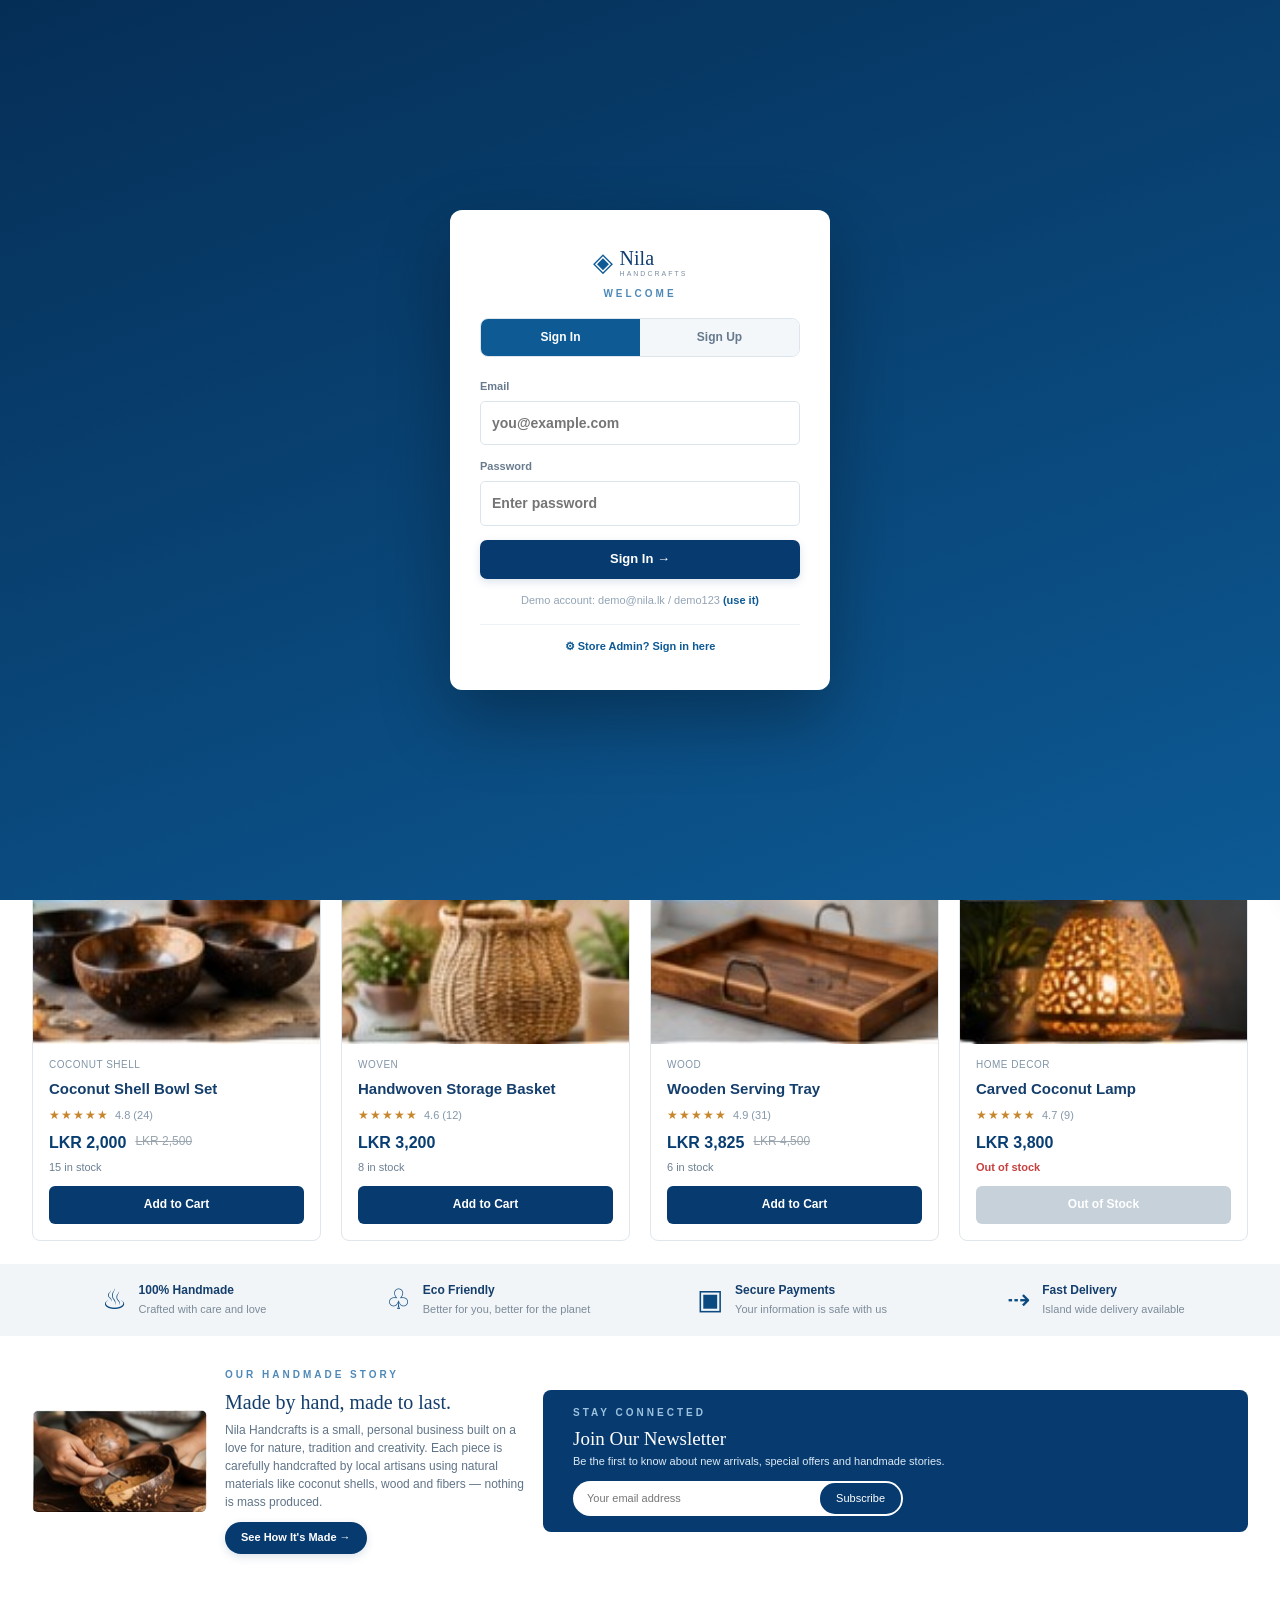
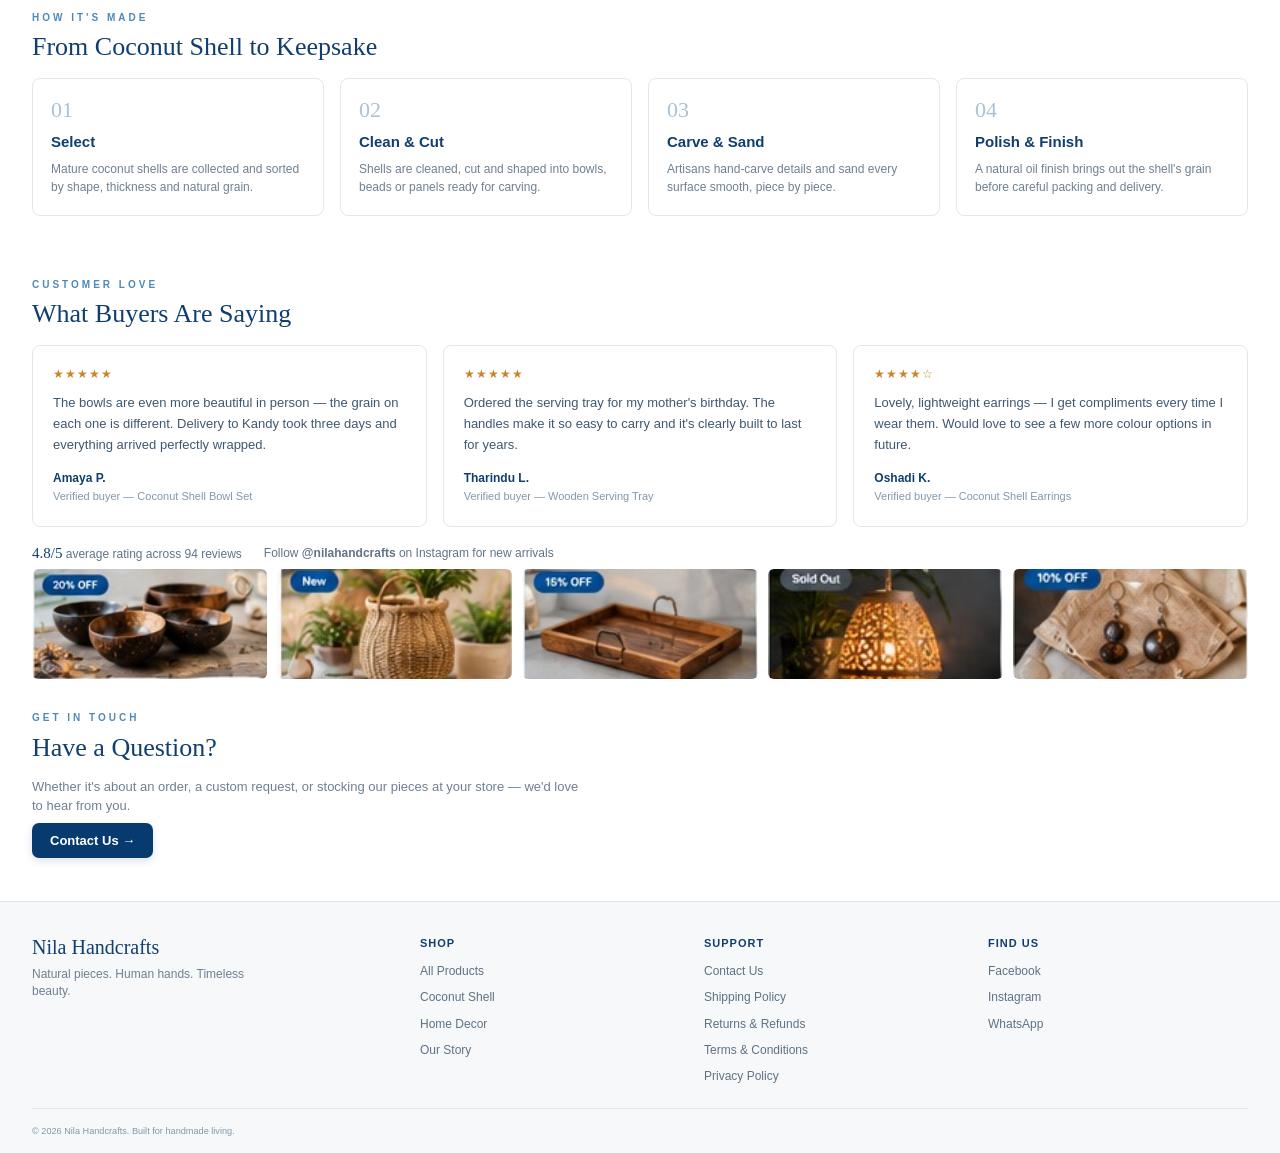
<file: index.html>
<!doctype html>
<html lang="en">
<head>
  <meta charset="utf-8">
  <meta name="viewport" content="width=device-width, initial-scale=1">
  <title>Nila Handcrafts — Handmade Coconut Shell, Wood & Woven Décor | Sri Lanka</title>
  <meta name="description" content="Shop handcrafted coconut shell bowls, wooden décor, woven baskets and natural jewellery from Nila Handcrafts. 100% handmade in Sri Lanka, island-wide delivery.">
  <link rel="canonical" href="https://www.nilahandcrafts.lk/">
  <meta property="og:type" content="website">
  <meta property="og:site_name" content="Nila Handcrafts">
  <meta property="og:title" content="Nila Handcrafts — Handmade Coconut Shell, Wood & Woven Décor">
  <meta property="og:description" content="Handcrafted coconut shell bowls, décor, jewellery and more, made by hand from natural materials in Sri Lanka.">
  <meta property="og:image" content="https://www.nilahandcrafts.lk/assets/hero.jpg">
  <meta property="og:url" content="https://www.nilahandcrafts.lk/">
  <meta name="twitter:card" content="summary_large_image">
  <meta name="twitter:title" content="Nila Handcrafts — Handmade Natural Treasures">
  <meta name="twitter:description" content="Coconut shell, wood and woven crafts, handmade in Sri Lanka.">
  <meta name="twitter:image" content="https://www.nilahandcrafts.lk/assets/hero.jpg">
  <link rel="icon" href="data:image/svg+xml,%3Csvg xmlns='http://www.w3.org/2000/svg' viewBox='0 0 64 64'%3E%3Crect width='64' height='64' rx='12' fill='%23073b70'/%3E%3Ctext x='32' y='43' font-size='30' text-anchor='middle' fill='white' font-family='Georgia,serif' transform='rotate(45 32 32)'%3E%E2%97%88%3C/text%3E%3C/svg%3E">
  <link rel="stylesheet" href="assets/style.css">
  <script type="application/ld+json">
  {
    "@context": "https://schema.org", "@type": "Organization", "name": "Nila Handcrafts",
    "url": "https://www.nilahandcrafts.lk/", "logo": "https://www.nilahandcrafts.lk/assets/hero.jpg",
    "sameAs": ["https://facebook.com", "https://instagram.com"],
    "address": { "@type": "PostalAddress", "streetAddress": "124 Craft Lane", "addressLocality": "Ratnapura", "addressCountry": "LK" },
    "contactPoint": { "@type": "ContactPoint", "telephone": "+94-71-234-5678", "contactType": "customer service", "email": "hello@nilahandcrafts.lk" }
  }
  </script>
</head>
<body>
  <header class="site-header" id="site-header"></header>

  <main id="home">
    <section class="hero container">
      <div class="hero-copy">
        <p class="eyebrow">NATURAL · HANDMADE · SUSTAINABLE</p>
        <h1>Handcrafted with<br>Nature's Beauty</h1>
        <p class="hero-text">Discover unique coconut shell treasures and handmade natural goods, bringing timeless beauty and sustainability to your home.</p>
        <div class="hero-buttons">
          <a class="btn primary" href="shop.html">Shop Now <span>→</span></a>
          <a class="btn secondary" href="#story">Our Story</a>
        </div>
      </div>
      <div class="hero-image">
        <img src="assets/hero.jpg" alt="Artisan shaping a handmade coconut shell bowl">
      </div>
    </section>

    <section class="section container" id="shop">
      <div class="section-heading">
        <div><p class="eyebrow">SHOP BY CATEGORY</p><h2>Explore Our Handmade Collection</h2></div>
        <a class="text-link" href="shop.html">View All Products →</a>
      </div>
      <div class="category-grid">
        <a class="category-card" href="shop.html?category=Coconut+Shell">
          <img src="assets/cat-coconut.jpg" alt="Coconut shell crafts">
          <span><strong>Coconut Shell Crafts</strong><small id="countCoconut">&nbsp;</small></span><b>→</b>
        </a>
        <a class="category-card" href="shop.html?category=Wood">
          <img src="assets/cat-wood.jpg" alt="Wood crafts">
          <span><strong>Wood Crafts</strong><small id="countWood">&nbsp;</small></span><b>→</b>
        </a>
        <a class="category-card" href="shop.html?category=Woven">
          <img src="assets/cat-woven.jpg" alt="Woven and natural fiber crafts">
          <span><strong>Woven &amp; Natural Fibers</strong><small id="countWoven">&nbsp;</small></span><b>→</b>
        </a>
        <a class="category-card" href="shop.html?category=Home+Decor">
          <img src="assets/cat-decor.jpg" alt="Home decor crafts">
          <span><strong>Home Decor</strong><small id="countDecor">&nbsp;</small></span><b>→</b>
        </a>
        <a class="category-card" href="shop.html?category=Jewellery">
          <img src="assets/cat-jewelry.jpg" alt="Jewellery and accessories">
          <span><strong>Jewellery &amp; Accessories</strong><small id="countJewellery">&nbsp;</small></span><b>→</b>
        </a>
      </div>
    </section>

    <section class="section container">
      <div class="section-heading">
        <div><p class="eyebrow">FEATURED PRODUCTS</p><h2>Popular Handmade Treasures</h2></div>
        <a class="text-link" href="shop.html">View All Products →</a>
      </div>
      <div class="product-grid" id="productGrid"></div>
      <p class="empty-state" id="emptyState" hidden>No products match your search just yet.</p>
    </section>

    <section class="benefits">
      <div class="container benefit-grid">
        <div><span>♨</span><p><strong>100% Handmade</strong><small>Crafted with care and love</small></p></div>
        <div><span>♧</span><p><strong>Eco Friendly</strong><small>Better for you, better for the planet</small></p></div>
        <div><span>▣</span><p><strong>Secure Payments</strong><small>Your information is safe with us</small></p></div>
        <div><span>⇢</span><p><strong>Fast Delivery</strong><small>Island wide delivery available</small></p></div>
      </div>
    </section>

    <section class="story container" id="story">
      <img src="assets/story.jpg" alt="Hands holding a handmade coconut bowl">
      <div>
        <p class="eyebrow">OUR HANDMADE STORY</p>
        <h2>Made by hand, made to last.</h2>
        <p>Nila Handcrafts is a small, personal business built on a love for nature, tradition and creativity. Each piece is carefully handcrafted by local artisans using natural materials like coconut shells, wood and fibers — nothing is mass produced.</p>
        <a class="btn primary" href="#how">See How It's Made →</a>
      </div>
      <div class="newsletter">
        <p class="eyebrow">STAY CONNECTED</p>
        <h3>Join Our Newsletter</h3>
        <p>Be the first to know about new arrivals, special offers and handmade stories.</p>
        <form id="newsletterForm"><input type="email" placeholder="Your email address" required><button>Subscribe</button></form>
      </div>
    </section>

    <section class="section container how-section" id="how">
      <div class="section-heading">
        <div><p class="eyebrow">HOW IT'S MADE</p><h2>From Coconut Shell to Keepsake</h2></div>
      </div>
      <div class="steps-grid">
        <div class="step"><b>01</b><h3>Select</h3><p>Mature coconut shells are collected and sorted by shape, thickness and natural grain.</p></div>
        <div class="step"><b>02</b><h3>Clean &amp; Cut</h3><p>Shells are cleaned, cut and shaped into bowls, beads or panels ready for carving.</p></div>
        <div class="step"><b>03</b><h3>Carve &amp; Sand</h3><p>Artisans hand-carve details and sand every surface smooth, piece by piece.</p></div>
        <div class="step"><b>04</b><h3>Polish &amp; Finish</h3><p>A natural oil finish brings out the shell's grain before careful packing and delivery.</p></div>
      </div>
    </section>

    <section class="section container" id="reviews">
      <div class="section-heading">
        <div><p class="eyebrow">CUSTOMER LOVE</p><h2>What Buyers Are Saying</h2></div>
      </div>
      <div class="testimonial-grid">
        <div class="testimonial-card">
          <span class="stars">★★★★★</span>
          <p>The bowls are even more beautiful in person — the grain on each one is different. Delivery to Kandy took three days and everything arrived perfectly wrapped.</p>
          <b>Amaya P.</b><small>Verified buyer — Coconut Shell Bowl Set</small>
        </div>
        <div class="testimonial-card">
          <span class="stars">★★★★★</span>
          <p>Ordered the serving tray for my mother's birthday. The handles make it so easy to carry and it's clearly built to last for years.</p>
          <b>Tharindu L.</b><small>Verified buyer — Wooden Serving Tray</small>
        </div>
        <div class="testimonial-card">
          <span class="stars">★★★★☆</span>
          <p>Lovely, lightweight earrings — I get compliments every time I wear them. Would love to see a few more colour options in future.</p>
          <b>Oshadi K.</b><small>Verified buyer — Coconut Shell Earrings</small>
        </div>
      </div>
      <div class="social-proof-strip">
        <div><strong>4.8/5</strong> average rating across 94 reviews</div>
        <div>Follow <b>@nilahandcrafts</b> on Instagram for new arrivals</div>
      </div>
      <div class="insta-grid" aria-label="Instagram preview">
        <a href="https://instagram.com" target="_blank" rel="noopener"><img src="assets/prod-bowls.jpg" alt="Coconut shell bowls on Instagram"></a>
        <a href="https://instagram.com" target="_blank" rel="noopener"><img src="assets/prod-basket.jpg" alt="Handwoven basket on Instagram"></a>
        <a href="https://instagram.com" target="_blank" rel="noopener"><img src="assets/prod-tray.jpg" alt="Wooden tray on Instagram"></a>
        <a href="https://instagram.com" target="_blank" rel="noopener"><img src="assets/prod-lamp.jpg" alt="Coconut lamp on Instagram"></a>
        <a href="https://instagram.com" target="_blank" rel="noopener"><img src="assets/prod-earrings.jpg" alt="Coconut shell earrings on Instagram"></a>
      </div>
    </section>

    <section class="section container contact-section">
      <div class="section-heading">
        <div><p class="eyebrow">GET IN TOUCH</p><h2>Have a Question?</h2></div>
      </div>
      <p style="color:var(--muted);max-width:560px;margin:0 0 16px">Whether it's about an order, a custom request, or stocking our pieces at your store — we'd love to hear from you.</p>
      <a class="btn primary" href="contact.html">Contact Us →</a>
    </section>
  </main>

  <footer id="site-footer"></footer>

  <!-- Cart drawer, auth gate, admin panel (injected by store.js) -->
  <div id="cart-drawer-root"></div>
  <div id="auth-gate-root"></div>
  <div id="admin-root"></div>

  <script src="assets/store.js"></script>
  <script>
    NILA.initSite("home");

    function renderFeatured() {
      const list = NILA.products.slice(0, 4);
      const grid = document.getElementById("productGrid");
      const empty = document.getElementById("emptyState");
      grid.innerHTML = list.map(p => {
        const sold = NILA.isSoldOut(p);
        const fp = NILA.finalPrice(p);
        return `
        <article class="product-card" data-product="${p.id}" tabindex="0" role="button" aria-label="View ${p.name}">
          <div class="product-image"><img src="${p.img}" alt="${p.name}">${NILA.badgeFor(p)}</div>
          <div class="product-body">
            <span class="cat-label">${p.category}</span>
            <h3>${p.name}</h3>
            ${NILA.ratingHtml(p)}
            <div class="price-row"><strong>${NILA.money(fp)}</strong>${p.discount > 0 ? `<del>${NILA.money(p.price)}</del>` : ""}</div>
            ${NILA.stockNote(p)}
            <div class="card-actions"><button class="add-btn" data-add="${p.id}" ${sold ? "disabled" : ""}>${sold ? "Out of Stock" : "Add to Cart"}</button></div>
          </div>
        </article>`;
      }).join("");
      empty.hidden = list.length !== 0;
      updateCategoryCounts();
    }
    function updateCategoryCounts() {
      const counts = { "Coconut Shell": 0, "Wood": 0, "Woven": 0, "Home Decor": 0, "Jewellery": 0 };
      NILA.products.forEach(p => { if (counts.hasOwnProperty(p.category)) counts[p.category]++; });
      const map = { countCoconut: "Coconut Shell", countWood: "Wood", countWoven: "Woven", countDecor: "Home Decor", countJewellery: "Jewellery" };
      Object.entries(map).forEach(([elId, cat]) => {
        const el = document.getElementById(elId);
        if (el) el.textContent = counts[cat] + (counts[cat] === 1 ? " item" : " items");
      });
    }
    window.NILA_onProductsChanged = renderFeatured;
    renderFeatured();

    document.getElementById("newsletterForm").addEventListener("submit", e => {
      e.preventDefault(); e.target.reset(); NILA.toast("Thanks — you're subscribed!");
    });
  </script>
</body>
</html>
</file>
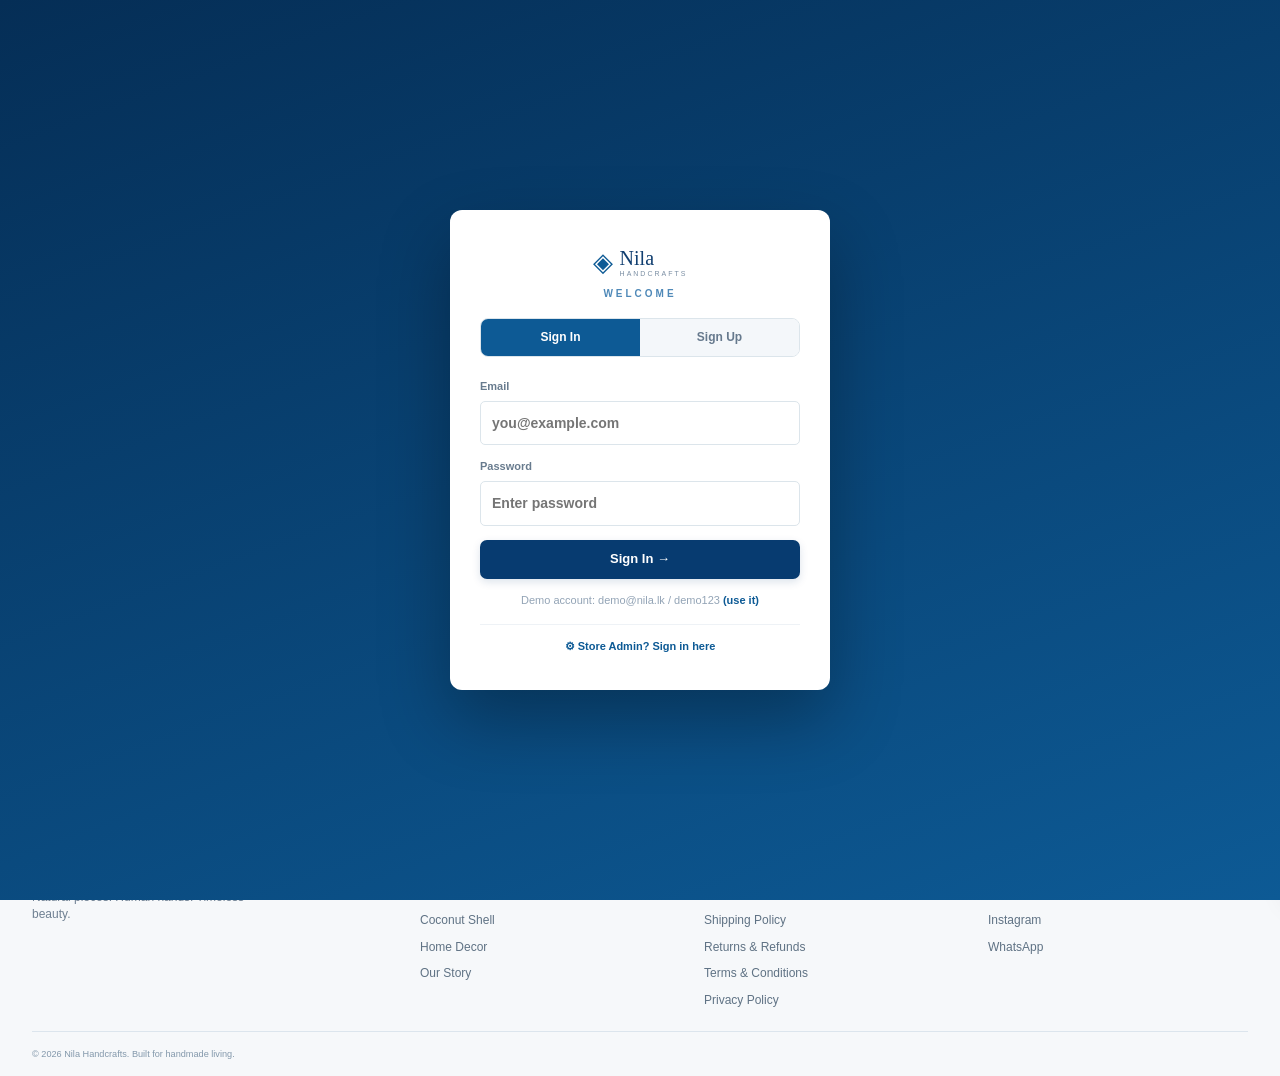
<file: contact.html>
<!doctype html>
<html lang="en">
<head>
  <meta charset="utf-8">
  <meta name="viewport" content="width=device-width, initial-scale=1">
  <title>Contact Us | Nila Handcrafts</title>
  <meta name="description" content="Get in touch with Nila Handcrafts for order questions, custom requests or wholesale enquiries. Email, phone, address and business hours.">
  <link rel="canonical" href="https://www.nilahandcrafts.lk/contact.html">
  <meta property="og:type" content="website">
  <meta property="og:title" content="Contact Nila Handcrafts">
  <meta property="og:description" content="Reach the Nila Handcrafts team for order questions, custom requests or wholesale enquiries.">
  <meta property="og:image" content="https://www.nilahandcrafts.lk/assets/hero.jpg">
  <meta property="og:url" content="https://www.nilahandcrafts.lk/contact.html">
  <link rel="icon" href="data:image/svg+xml,%3Csvg xmlns='http://www.w3.org/2000/svg' viewBox='0 0 64 64'%3E%3Crect width='64' height='64' rx='12' fill='%23073b70'/%3E%3Ctext x='32' y='43' font-size='30' text-anchor='middle' fill='white' font-family='Georgia,serif' transform='rotate(45 32 32)'%3E%E2%97%88%3C/text%3E%3C/svg%3E">
  <link rel="stylesheet" href="assets/style.css">
</head>
<body>
  <header class="site-header" id="site-header"></header>

  <main>
    <div class="page-hero">
      <div class="container">
        <p class="breadcrumb"><a href="index.html">Home</a> / Contact</p>
        <h1>Contact Us</h1>
        <p>Questions about an order, a custom request, or want to stock our pieces at your store? Send a message and we'll reply within one business day.</p>
      </div>
    </div>

    <section class="section container contact-section">
      <div class="contact-grid">
        <div class="contact-info">
          <ul class="contact-list">
            <li><b>Address</b><span>124 Craft Lane, Ratnapura, Sri Lanka</span></li>
            <li><b>Phone</b><span><a href="tel:+94712345678">+94 71 234 5678</a></span></li>
            <li><b>Email</b><span><a href="mailto:hello@nilahandcrafts.lk">hello@nilahandcrafts.lk</a></span></li>
            <li><b>Hours</b><span>Mon – Sat, 9:00 AM – 5:00 PM (closed Sundays and public holidays)</span></li>
          </ul>
          <div class="social-row">
            <a href="https://facebook.com" target="_blank" rel="noopener" aria-label="Facebook">Facebook</a>
            <a href="https://instagram.com" target="_blank" rel="noopener" aria-label="Instagram">Instagram</a>
            <a href="https://wa.me/94712345678" target="_blank" rel="noopener" aria-label="WhatsApp">WhatsApp</a>
          </div>
          <div class="map-frame">
            <iframe title="Nila Handcrafts location" loading="lazy" referrerpolicy="no-referrer-when-downgrade"
              src="https://www.google.com/maps?q=Ratnapura,Sri+Lanka&output=embed"></iframe>
          </div>
        </div>
        <form class="contact-form" id="contactForm">
          <label>Name<input required id="cName" placeholder="Your name"></label>
          <label>Email<input required type="email" id="cEmail" placeholder="you@example.com"></label>
          <label>Order # (optional)<input id="cOrder" placeholder="e.g. NH-10234"></label>
          <label>Message<textarea required id="cMessage" rows="5" placeholder="How can we help?"></textarea></label>
          <button class="btn primary full" type="submit">Send Message →</button>
          <p class="form-note">This is a demo form — messages aren't sent yet. See the note on connecting a real contact-form backend below.</p>
        </form>
      </div>
    </section>
  </main>

  <footer id="site-footer"></footer>
  <div id="cart-drawer-root"></div>
  <div id="auth-gate-root"></div>
  <div id="admin-root"></div>

  <script src="assets/store.js"></script>
  <script>
    NILA.initSite("contact");
    document.getElementById("contactForm").addEventListener("submit", e => {
      e.preventDefault(); e.target.reset();
      NILA.toast("Message received! We'll get back to you soon.");
    });
  </script>
</body>
</html>
</file>
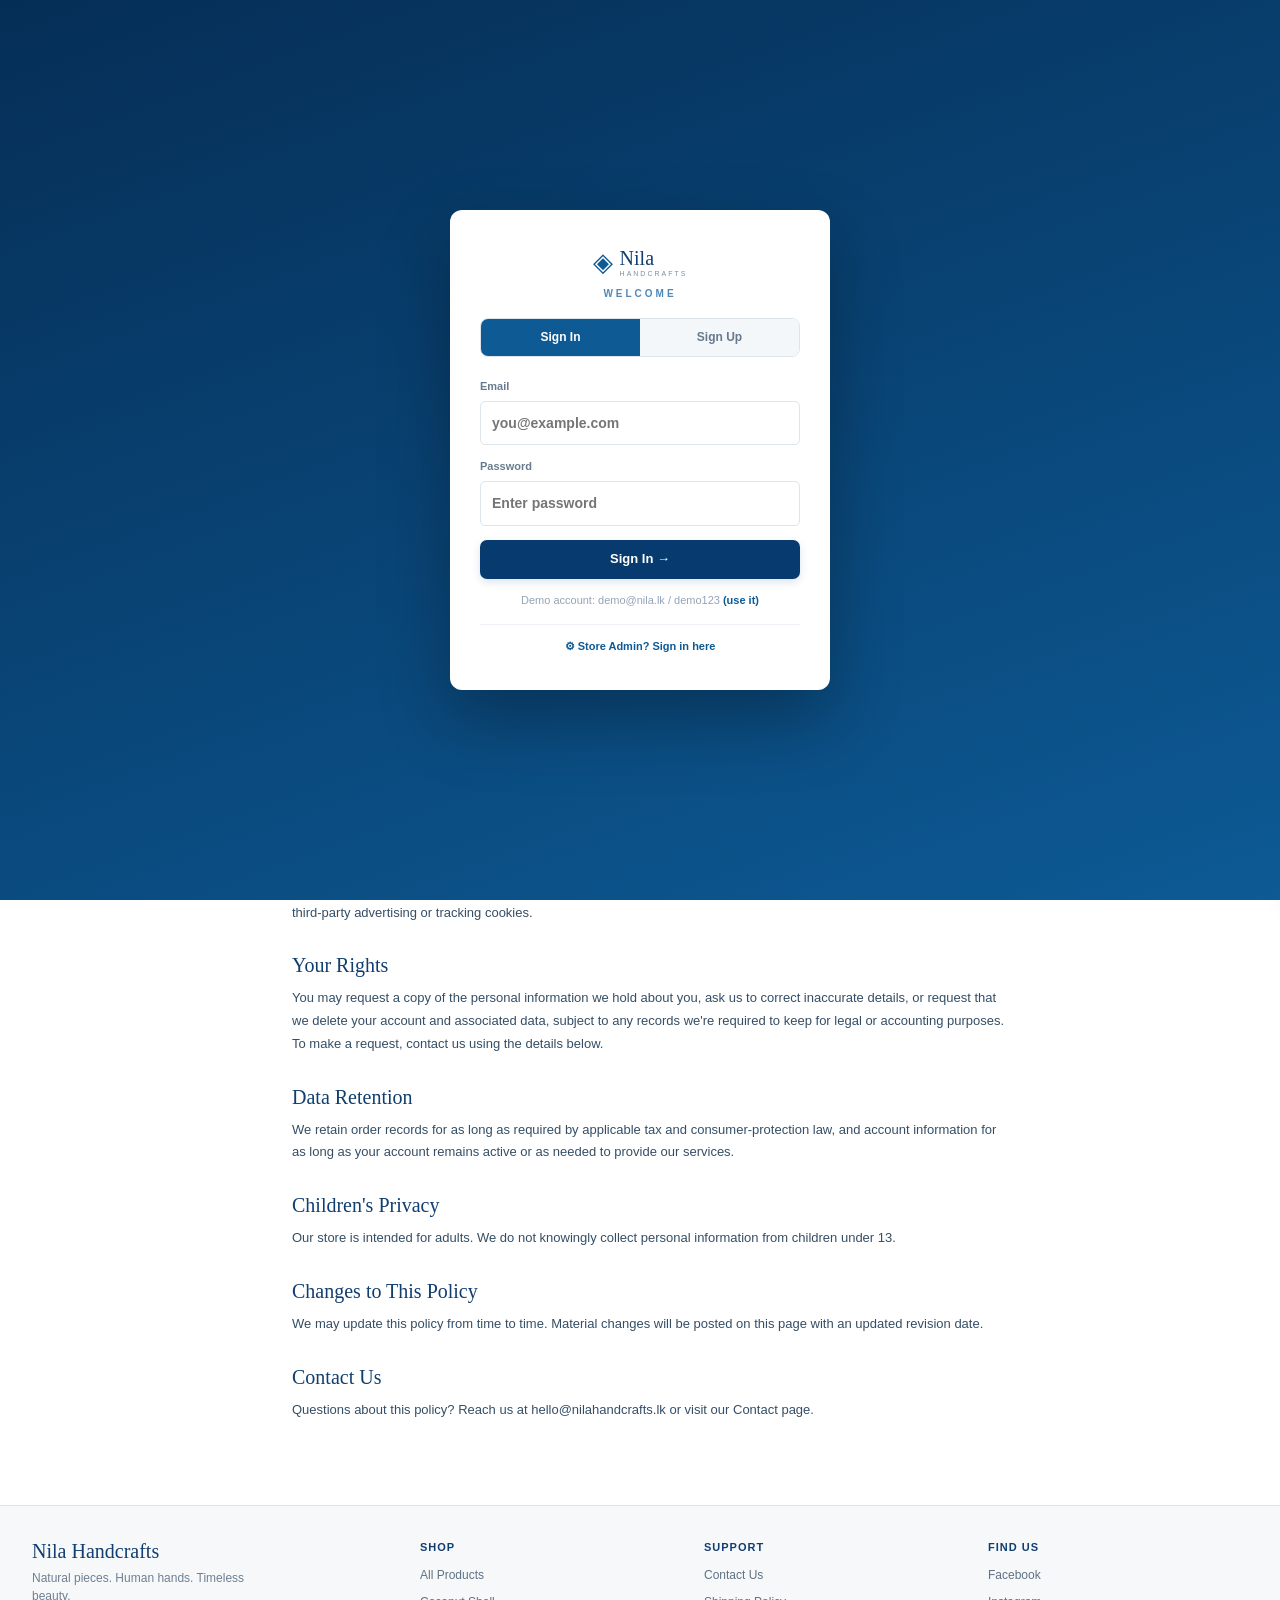
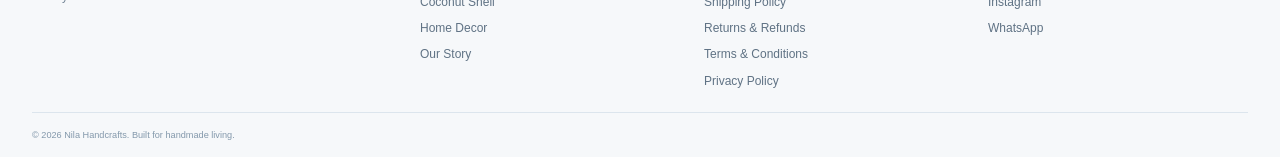
<file: privacy.html>
<!doctype html>
<html lang="en">
<head>
  <meta charset="utf-8">
  <meta name="viewport" content="width=device-width, initial-scale=1">
  <title>Privacy Policy | Nila Handcrafts</title>
  <meta name="description" content="How Nila Handcrafts collects, uses and protects your personal information when you shop with us.">
  <link rel="canonical" href="https://www.nilahandcrafts.lk/privacy.html">
  <meta name="robots" content="index,follow">
  <link rel="icon" href="data:image/svg+xml,%3Csvg xmlns='http://www.w3.org/2000/svg' viewBox='0 0 64 64'%3E%3Crect width='64' height='64' rx='12' fill='%23073b70'/%3E%3Ctext x='32' y='43' font-size='30' text-anchor='middle' fill='white' font-family='Georgia,serif' transform='rotate(45 32 32)'%3E%E2%97%88%3C/text%3E%3C/svg%3E">
  <link rel="stylesheet" href="assets/style.css">
</head>
<body>
  <header class="site-header" id="site-header"></header>
  <main>
    <div class="page-hero">
      <div class="container">
        <p class="breadcrumb"><a href="index.html">Home</a> / Privacy Policy</p>
        <h1>Privacy Policy</h1>
        <p>How we collect, use and protect the information you share with us.</p>
      </div>
    </div>
    <div class="container legal-layout">
      <aside class="legal-toc">
        <b>On this page</b>
        <a href="#collect">Information We Collect</a>
        <a href="#use">How We Use It</a>
        <a href="#sharing">Sharing &amp; Disclosure</a>
        <a href="#payment">Payment Data</a>
        <a href="#cookies">Cookies</a>
        <a href="#rights">Your Rights</a>
        <a href="#retention">Data Retention</a>
        <a href="#children">Children's Privacy</a>
        <a href="#changes">Changes to This Policy</a>
        <a href="#contact-us">Contact Us</a>
      </aside>
      <article class="legal-body">
        <p class="legal-updated">Last updated: 21 September 2026</p>

        <h2 id="collect">Information We Collect</h2>
        <p>When you create an account, place an order, or contact us, we collect information such as your name, email address, phone number, delivery address, and the order details you provide. If you sign up for our newsletter, we collect your email address.</p>

        <h2 id="use">How We Use It</h2>
        <p>We use your information to:</p>
        <ul>
          <li>Process and deliver your orders, and communicate with you about them</li>
          <li>Respond to enquiries submitted through our contact form</li>
          <li>Send order confirmations, shipping updates and, where you've opted in, occasional newsletter emails</li>
          <li>Improve our products, website and customer service</li>
          <li>Meet legal and accounting obligations</li>
        </ul>

        <h2 id="sharing">Sharing &amp; Disclosure</h2>
        <p>We do not sell your personal information. We share it only with the service providers needed to run our store — for example, delivery couriers (to fulfil shipping) and, once a payment gateway is integrated, our payment processor (to process transactions) — and only to the extent needed for those services.</p>

        <h2 id="payment">Payment Data</h2>
        <p>We do not store your full card details on our servers. Card payments are handled directly by our payment processor, which is certified to the Payment Card Industry Data Security Standard (PCI DSS).</p>

        <h2 id="cookies">Cookies &amp; Local Storage</h2>
        <p>We use browser storage to remember items in your cart and keep you signed in between visits. We do not currently use third-party advertising or tracking cookies.</p>

        <h2 id="rights">Your Rights</h2>
        <p>You may request a copy of the personal information we hold about you, ask us to correct inaccurate details, or request that we delete your account and associated data, subject to any records we're required to keep for legal or accounting purposes. To make a request, contact us using the details below.</p>

        <h2 id="retention">Data Retention</h2>
        <p>We retain order records for as long as required by applicable tax and consumer-protection law, and account information for as long as your account remains active or as needed to provide our services.</p>

        <h2 id="children">Children's Privacy</h2>
        <p>Our store is intended for adults. We do not knowingly collect personal information from children under 13.</p>

        <h2 id="changes">Changes to This Policy</h2>
        <p>We may update this policy from time to time. Material changes will be posted on this page with an updated revision date.</p>

        <h2 id="contact-us">Contact Us</h2>
        <p>Questions about this policy? Reach us at <a href="mailto:hello@nilahandcrafts.lk">hello@nilahandcrafts.lk</a> or visit our <a href="contact.html">Contact page</a>.</p>
      </article>
    </div>
  </main>
  <footer id="site-footer"></footer>
  <div id="cart-drawer-root"></div>
  <div id="auth-gate-root"></div>
  <div id="admin-root"></div>
  <script src="assets/store.js"></script>
  <script>NILA.initSite("");</script>
</body>
</html>
</file>
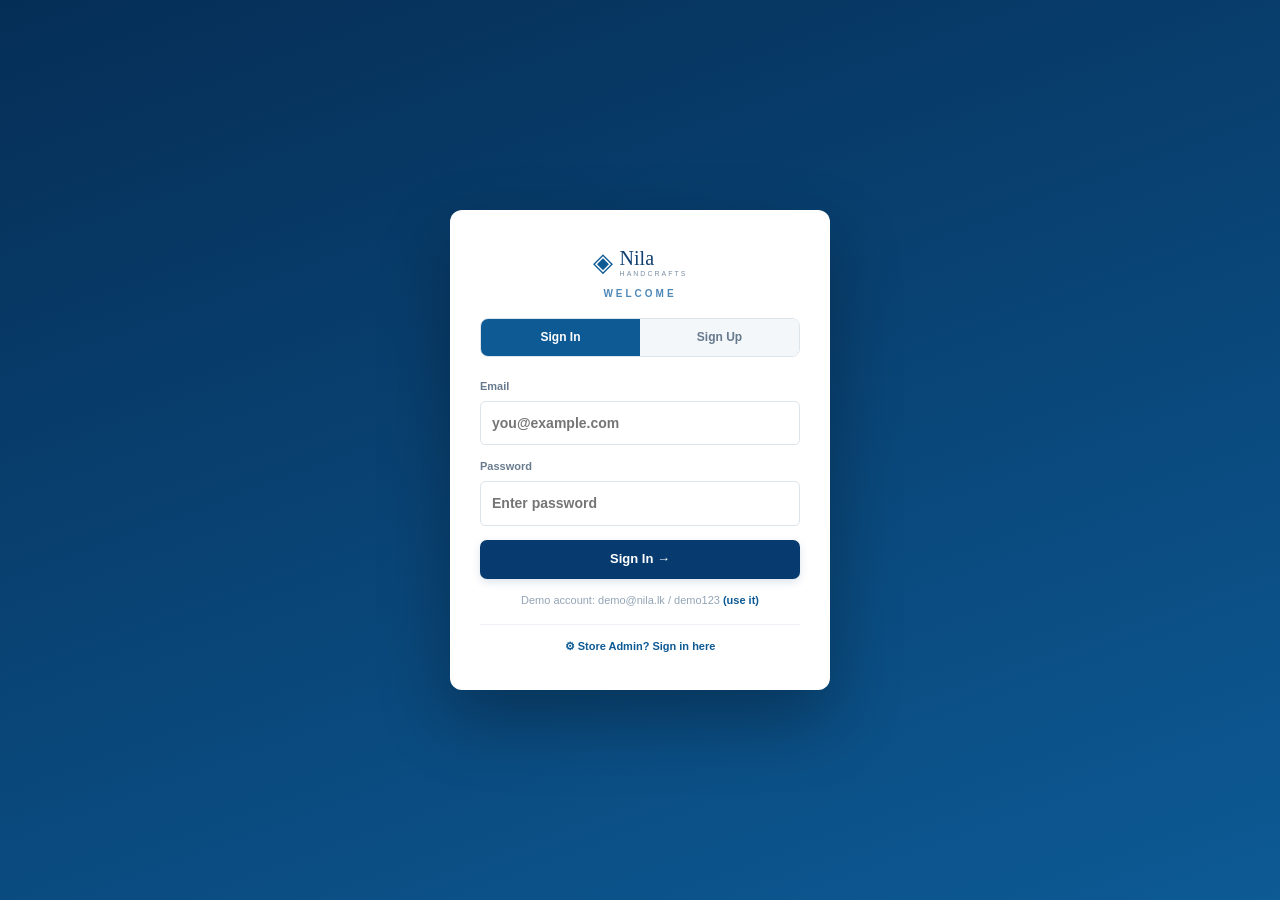
<file: product.html>
<!doctype html>
<html lang="en">
<head>
  <meta charset="utf-8">
  <meta name="viewport" content="width=device-width, initial-scale=1">
  <title id="pageTitle">Product | Nila Handcrafts</title>
  <meta name="description" id="pageDesc" content="Handcrafted natural products from Nila Handcrafts.">
  <link rel="canonical" id="pageCanonical" href="https://www.nilahandcrafts.lk/product.html">
  <meta property="og:type" content="product">
  <meta property="og:title" id="ogTitle" content="Nila Handcrafts">
  <meta property="og:description" id="ogDesc" content="Handcrafted natural products from Nila Handcrafts.">
  <meta property="og:image" id="ogImage" content="https://www.nilahandcrafts.lk/assets/hero.jpg">
  <meta name="twitter:card" content="summary_large_image">
  <link rel="icon" href="data:image/svg+xml,%3Csvg xmlns='http://www.w3.org/2000/svg' viewBox='0 0 64 64'%3E%3Crect width='64' height='64' rx='12' fill='%23073b70'/%3E%3Ctext x='32' y='43' font-size='30' text-anchor='middle' fill='white' font-family='Georgia,serif' transform='rotate(45 32 32)'%3E%E2%97%88%3C/text%3E%3C/svg%3E">
  <link rel="stylesheet" href="assets/style.css">
</head>
<body>
  <header class="site-header" id="site-header"></header>

  <main>
    <div class="container" style="padding-top:18px">
      <p class="breadcrumb" id="breadcrumb"><a href="index.html">Home</a> / <a href="shop.html">Shop</a> / …</p>
    </div>

    <div class="container pdp" id="pdpRoot"></div>

    <div class="container">
      <div class="reviews-section" id="reviewsSection"></div>
      <div id="relatedSection"></div>
    </div>
  </main>

  <footer id="site-footer"></footer>
  <div id="cart-drawer-root"></div>
  <div id="auth-gate-root"></div>
  <div id="admin-root"></div>

  <script src="assets/store.js"></script>
  <script>
    NILA.initSite("shop");

    const id = Number(new URLSearchParams(location.search).get("id"));
    const p = NILA.findProduct(id);

    if (!p) {
      document.getElementById("pdpRoot").innerHTML = `<div style="grid-column:1/-1;padding:60px 0;text-align:center">
        <h1 style="font:26px Georgia,serif;color:#103e70">Product not found</h1>
        <p style="color:var(--muted);margin:10px 0 20px">This item may have been removed or the link is out of date.</p>
        <a class="btn primary" href="shop.html">Back to Shop →</a>
      </div>`;
    } else {
      document.title = p.name + " | Nila Handcrafts";
      document.getElementById("pageTitle").textContent = p.name + " | Nila Handcrafts";
      document.getElementById("pageDesc").setAttribute("content", (p.desc || "").slice(0, 155));
      document.getElementById("pageCanonical").setAttribute("href", "https://www.nilahandcrafts.lk/product.html?id=" + p.id);
      document.getElementById("ogTitle").setAttribute("content", p.name + " | Nila Handcrafts");
      document.getElementById("ogDesc").setAttribute("content", (p.desc || "").slice(0, 155));
      document.getElementById("ogImage").setAttribute("content", "https://www.nilahandcrafts.lk/" + p.img);
      document.getElementById("breadcrumb").innerHTML = `<a href="index.html">Home</a> / <a href="shop.html">Shop</a> / <a href="shop.html?category=${encodeURIComponent(p.category)}">${p.category}</a> / ${p.name}`;

      const ld = document.createElement("script");
      ld.type = "application/ld+json";
      ld.textContent = JSON.stringify({
        "@context": "https://schema.org", "@type": "Product", "name": p.name, "description": p.desc,
        "image": "https://www.nilahandcrafts.lk/" + p.img, "sku": "NILA-" + p.id, "category": p.category,
        "brand": { "@type": "Brand", "name": "Nila Handcrafts" },
        "offers": { "@type": "Offer", "priceCurrency": "LKR", "price": Math.round(NILA.finalPrice(p)), "availability": NILA.isSoldOut(p) ? "https://schema.org/OutOfStock" : "https://schema.org/InStock", "url": "https://www.nilahandcrafts.lk/product.html?id=" + p.id },
        "aggregateRating": p.reviewCount ? { "@type": "AggregateRating", "ratingValue": p.rating, "reviewCount": p.reviewCount } : undefined
      });
      document.head.appendChild(ld);

      const gallery = NILA.galleryFor(p);
      let activeImg = 0;
      function renderGallery() {
        return `
        <div class="pdp-gallery">
          <div class="pdp-main-img"><img id="mainImg" src="${gallery[activeImg]}" alt="${p.name}"></div>
          <div class="pdp-thumbs">
            ${gallery.map((g, i) => `<button type="button" class="${i === activeImg ? "active" : ""}" data-thumb="${i}"><img src="${g}" alt="${p.name} view ${i + 1}"></button>`).join("")}
          </div>
        </div>`;
      }

      function renderInfo() {
        const sold = NILA.isSoldOut(p);
        const room = p.stock - NILA.inCartQty(p.id);
        return `
        <div class="pdp-info">
          <span class="cat-label">${p.category}</span>
          <h1>${p.name}</h1>
          ${NILA.ratingHtml(p)}
          <div class="price-row"><strong>${NILA.money(NILA.finalPrice(p))}</strong>${p.discount > 0 ? `<del>${NILA.money(p.price)}</del>` : ""}</div>
          ${NILA.stockNote(p)}
          <p class="pdp-desc">${p.desc || ""}</p>
          <table class="spec-table">
            <tr><td>Material</td><td>${p.material || "—"}</td></tr>
            <tr><td>Dimensions</td><td>${p.dimensions || "—"}</td></tr>
            <tr><td>Care</td><td>${p.care || "Handle with care; wipe clean with a soft, dry cloth."}</td></tr>
            <tr><td>Category</td><td>${p.category}</td></tr>
          </table>
          <div class="pdp-actions">
            <button class="btn primary full" id="addBtn" ${sold ? "disabled" : ""}>${sold ? "Out of Stock" : room <= 0 ? "Maximum already in cart" : "Add to Cart →"}</button>
          </div>
          <div class="trust-row">
            <span>✓ Handmade in Sri Lanka</span>
            <span>✓ Secure checkout</span>
            <span>✓ Island-wide delivery</span>
          </div>
        </div>`;
      }

      function renderReviews() {
        const list = NILA.reviewsFor(p.id);
        return `
        <div class="review-summary">
          <div class="big-rating">${(p.rating || 0).toFixed(1)}</div>
          <div><span class="stars">${NILA.starRow(p.rating || 0)}</span><div class="rating-count">Based on ${p.reviewCount || 0} reviews</div></div>
        </div>
        <div class="review-list">
          ${list.length ? list.map(r => `
            <div class="review-item">
              <div class="review-head"><b>${r.name}</b><small>${r.date}</small></div>
              <span class="stars">${NILA.starRow(r.rating)}</span>
              <p>${r.text}</p>
            </div>`).join("") : `<p style="color:var(--muted);font-size:13px">No reviews yet for this product.</p>`}
        </div>`;
      }

      function renderRelated() {
        const related = NILA.products.filter(x => x.category === p.category && x.id !== p.id).slice(0, 4);
        if (!related.length) return "";
        return `
        <div class="section-heading related-heading"><h2>You May Also Like</h2></div>
        <div class="product-grid">
          ${related.map(r => `
          <article class="product-card" data-product="${r.id}" tabindex="0" role="button" aria-label="View ${r.name}">
            <div class="product-image"><img src="${r.img}" alt="${r.name}">${NILA.badgeFor(r)}</div>
            <div class="product-body">
              <span class="cat-label">${r.category}</span><h3>${r.name}</h3>
              ${NILA.ratingHtml(r)}
              <div class="price-row"><strong>${NILA.money(NILA.finalPrice(r))}</strong>${r.discount > 0 ? `<del>${NILA.money(r.price)}</del>` : ""}</div>
              ${NILA.stockNote(r)}
              <div class="card-actions"><button class="add-btn" data-add="${r.id}" ${NILA.isSoldOut(r) ? "disabled" : ""}>${NILA.isSoldOut(r) ? "Out of Stock" : "Add to Cart"}</button></div>
            </div>
          </article>`).join("")}
        </div>`;
      }

      function paint() {
        document.getElementById("pdpRoot").innerHTML = renderGallery() + renderInfo();
        document.getElementById("reviewsSection").innerHTML = renderReviews();
        document.getElementById("relatedSection").innerHTML = renderRelated();
        document.querySelectorAll("[data-thumb]").forEach(btn => btn.onclick = () => { activeImg = Number(btn.dataset.thumb); paint(); });
        const addBtn = document.getElementById("addBtn");
        if (addBtn) addBtn.onclick = () => NILA.addToCart(p.id, 1);
      }
      paint();
    }
  </script>
</body>
</html>
</file>
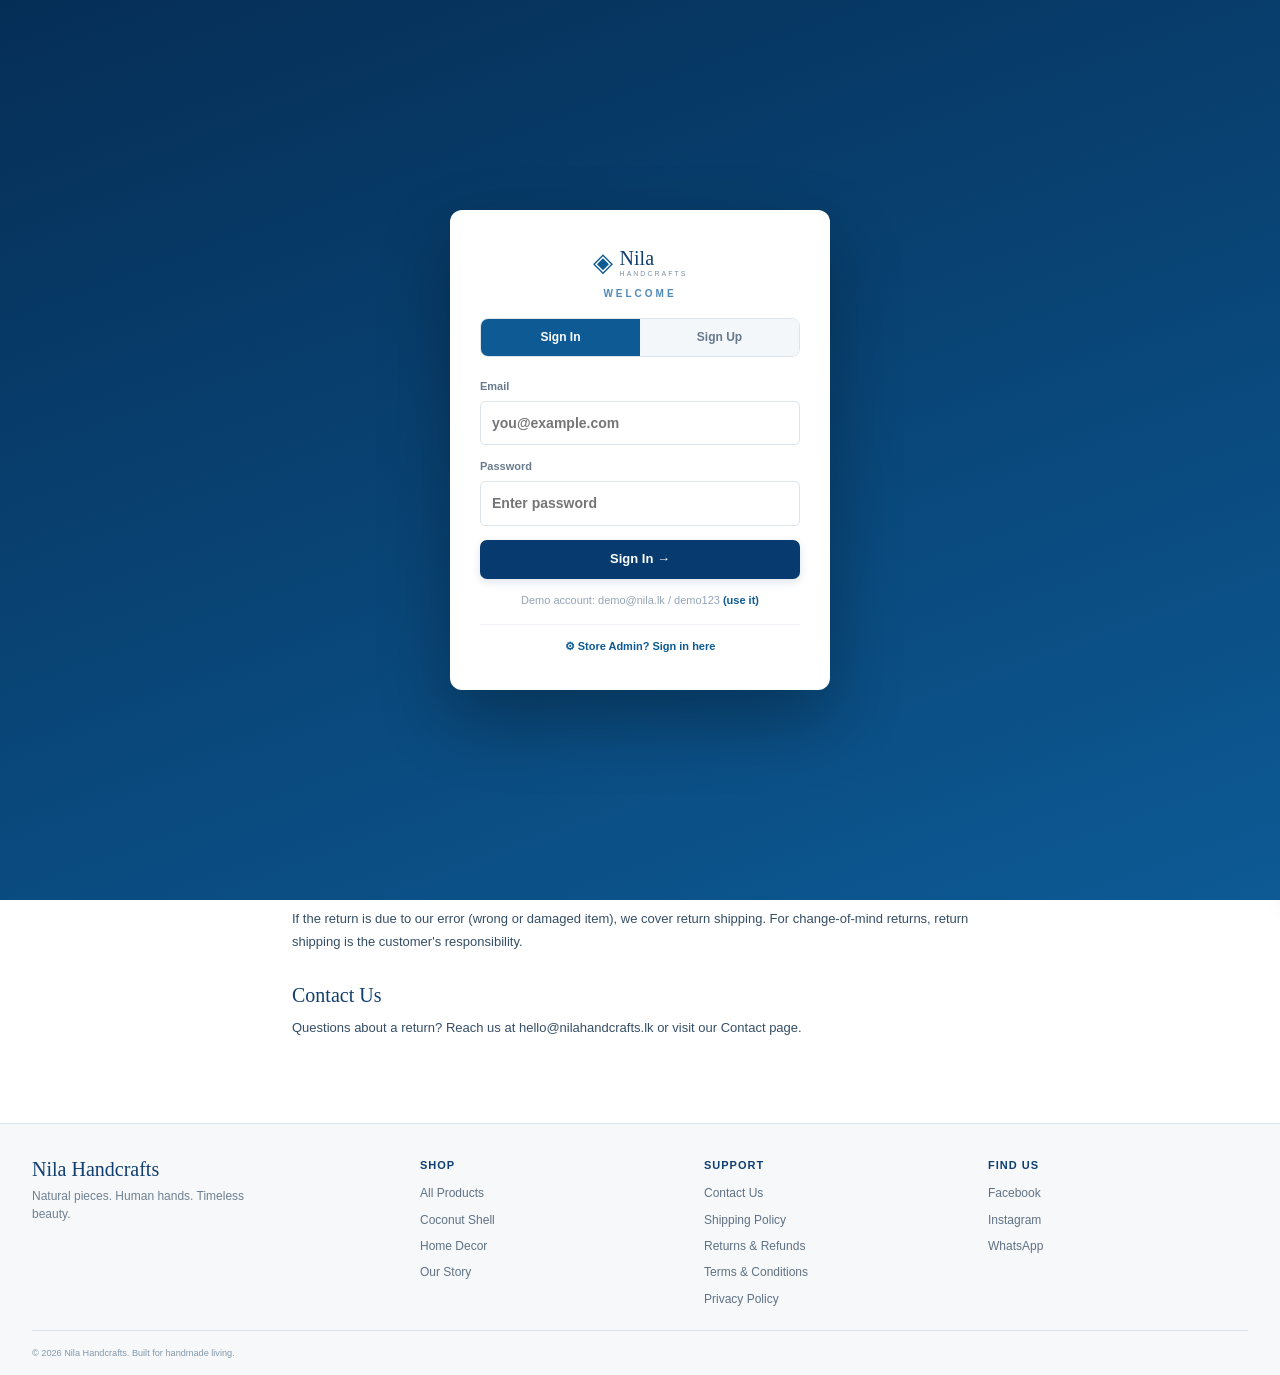
<file: returns.html>
<!doctype html>
<html lang="en">
<head>
  <meta charset="utf-8">
  <meta name="viewport" content="width=device-width, initial-scale=1">
  <title>Returns &amp; Refunds Policy | Nila Handcrafts</title>
  <meta name="description" content="How to return or exchange an item bought from Nila Handcrafts, and how refunds are processed.">
  <link rel="canonical" href="https://www.nilahandcrafts.lk/returns.html">
  <meta name="robots" content="index,follow">
  <link rel="icon" href="data:image/svg+xml,%3Csvg xmlns='http://www.w3.org/2000/svg' viewBox='0 0 64 64'%3E%3Crect width='64' height='64' rx='12' fill='%23073b70'/%3E%3Ctext x='32' y='43' font-size='30' text-anchor='middle' fill='white' font-family='Georgia,serif' transform='rotate(45 32 32)'%3E%E2%97%88%3C/text%3E%3C/svg%3E">
  <link rel="stylesheet" href="assets/style.css">
</head>
<body>
  <header class="site-header" id="site-header"></header>
  <main>
    <div class="page-hero">
      <div class="container">
        <p class="breadcrumb"><a href="index.html">Home</a> / Returns &amp; Refunds</p>
        <h1>Returns &amp; Refunds Policy</h1>
        <p>Not quite right? Here's how returns, exchanges and refunds work.</p>
      </div>
    </div>
    <div class="container legal-layout">
      <aside class="legal-toc">
        <b>On this page</b>
        <a href="#eligibility">Return Eligibility</a>
        <a href="#how">How to Start a Return</a>
        <a href="#refunds">Refunds</a>
        <a href="#exchanges">Exchanges</a>
        <a href="#exclusions">Non-Returnable Items</a>
        <a href="#cost">Who Pays Return Shipping</a>
        <a href="#contact-us">Contact Us</a>
      </aside>
      <article class="legal-body">
        <p class="legal-updated">Last updated: 21 September 2026</p>

        <h2 id="eligibility">Return Eligibility</h2>
        <p>You can request a return within 7 days of delivery, provided the item is unused, in its original packaging, and in the same condition you received it. Because every piece is handmade, natural variation in colour and grain is expected and isn't grounds for return on its own.</p>

        <h2 id="how">How to Start a Return</h2>
        <p>Email <a href="mailto:hello@nilahandcrafts.lk">hello@nilahandcrafts.lk</a> with your order number and the reason for the return. We'll confirm eligibility and send you return instructions within 2 business days.</p>

        <h2 id="refunds">Refunds</h2>
        <p>Once we receive and inspect the returned item, we'll process your refund to the original payment method within 5–7 business days. You'll receive an email confirming the refund.</p>

        <h2 id="exchanges">Exchanges</h2>
        <p>Prefer a different size or piece? Let us know when you request your return and we'll arrange an exchange, subject to stock availability.</p>

        <h2 id="exclusions">Non-Returnable Items</h2>
        <ul>
          <li>Items marked as final sale or clearance</li>
          <li>Custom or made-to-order pieces</li>
          <li>Items showing signs of use beyond inspection</li>
        </ul>

        <h2 id="cost">Who Pays Return Shipping</h2>
        <p>If the return is due to our error (wrong or damaged item), we cover return shipping. For change-of-mind returns, return shipping is the customer's responsibility.</p>

        <h2 id="contact-us">Contact Us</h2>
        <p>Questions about a return? Reach us at <a href="mailto:hello@nilahandcrafts.lk">hello@nilahandcrafts.lk</a> or visit our <a href="contact.html">Contact page</a>.</p>
      </article>
    </div>
  </main>
  <footer id="site-footer"></footer>
  <div id="cart-drawer-root"></div>
  <div id="auth-gate-root"></div>
  <div id="admin-root"></div>
  <script src="assets/store.js"></script>
  <script>NILA.initSite("");</script>
</body>
</html>
</file>
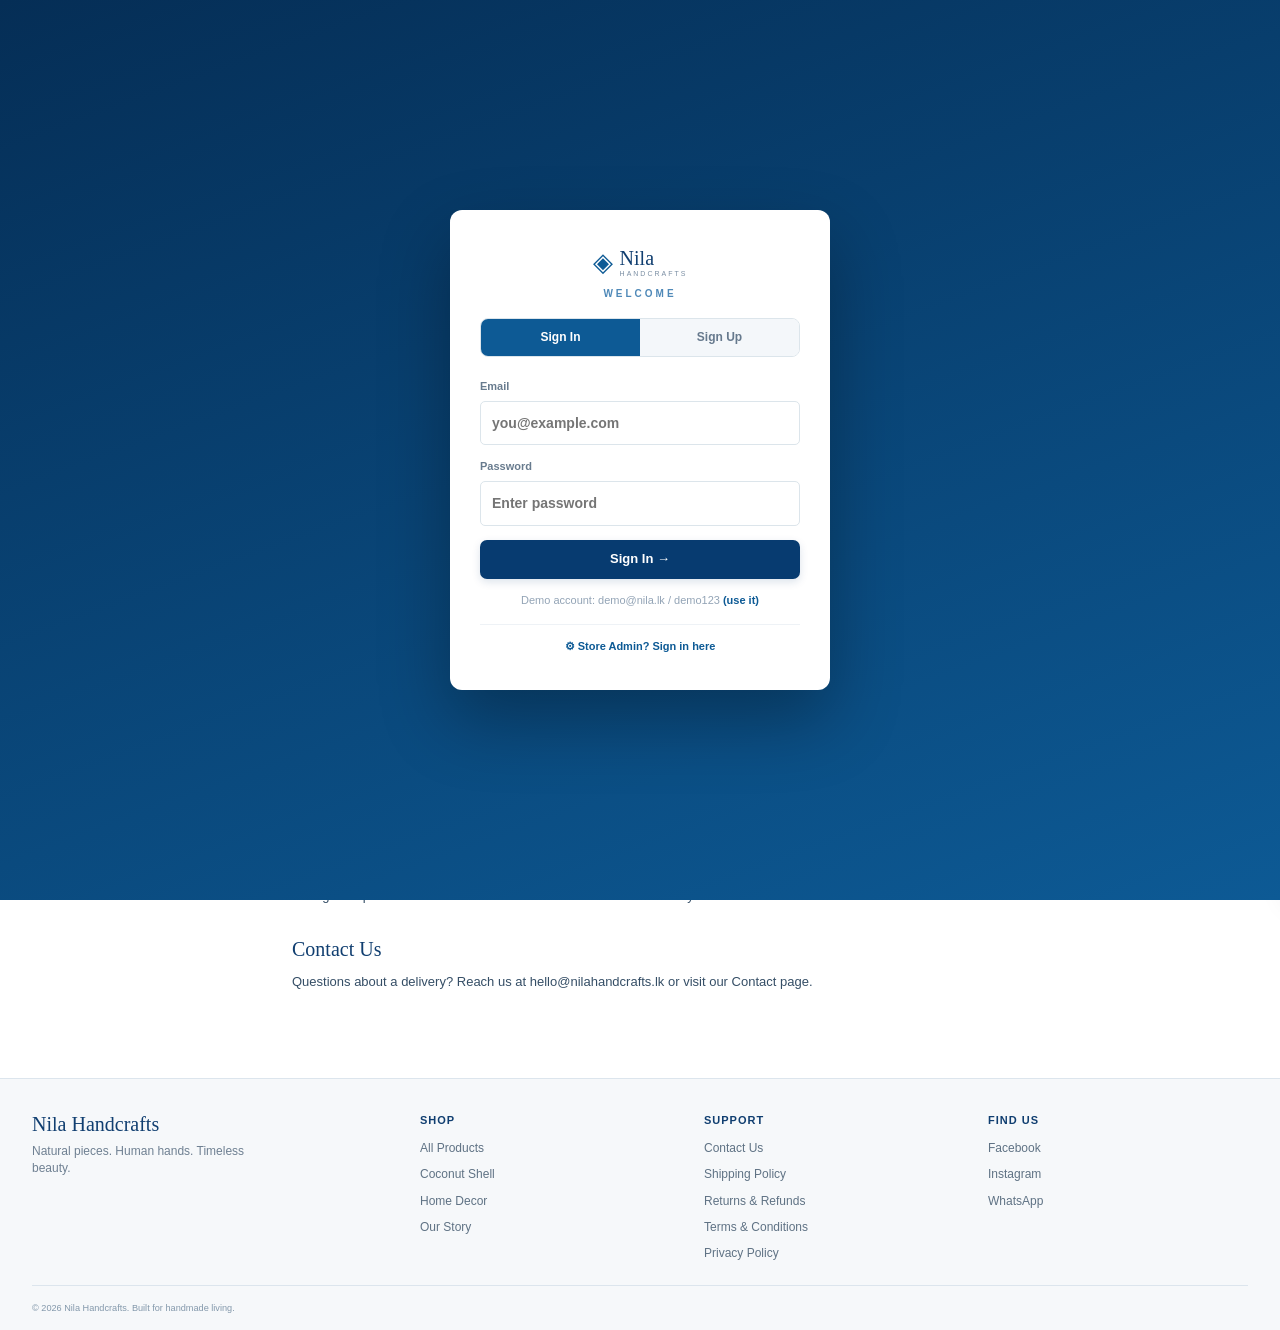
<file: shipping.html>
<!doctype html>
<html lang="en">
<head>
  <meta charset="utf-8">
  <meta name="viewport" content="width=device-width, initial-scale=1">
  <title>Shipping Policy | Nila Handcrafts</title>
  <meta name="description" content="Delivery areas, timelines and shipping costs for orders from Nila Handcrafts, Sri Lanka.">
  <link rel="canonical" href="https://www.nilahandcrafts.lk/shipping.html">
  <meta name="robots" content="index,follow">
  <link rel="icon" href="data:image/svg+xml,%3Csvg xmlns='http://www.w3.org/2000/svg' viewBox='0 0 64 64'%3E%3Crect width='64' height='64' rx='12' fill='%23073b70'/%3E%3Ctext x='32' y='43' font-size='30' text-anchor='middle' fill='white' font-family='Georgia,serif' transform='rotate(45 32 32)'%3E%E2%97%88%3C/text%3E%3C/svg%3E">
  <link rel="stylesheet" href="assets/style.css">
</head>
<body>
  <header class="site-header" id="site-header"></header>
  <main>
    <div class="page-hero">
      <div class="container">
        <p class="breadcrumb"><a href="index.html">Home</a> / Shipping Policy</p>
        <h1>Shipping Policy</h1>
        <p>Where we deliver, how long it takes, and what it costs.</p>
      </div>
    </div>
    <div class="container legal-layout">
      <aside class="legal-toc">
        <b>On this page</b>
        <a href="#areas">Delivery Areas</a>
        <a href="#timelines">Processing &amp; Delivery Times</a>
        <a href="#costs">Shipping Costs</a>
        <a href="#tracking">Order Tracking</a>
        <a href="#delays">Delays</a>
        <a href="#damaged">Damaged in Transit</a>
        <a href="#contact-us">Contact Us</a>
      </aside>
      <article class="legal-body">
        <p class="legal-updated">Last updated: 21 September 2026</p>

        <h2 id="areas">Delivery Areas</h2>
        <p>We currently deliver island-wide across Sri Lanka. International shipping isn't available yet, but let us know if you'd like it — we're evaluating international couriers.</p>

        <h2 id="timelines">Processing &amp; Delivery Times</h2>
        <ul>
          <li><b>Order processing:</b> 1–2 business days, since most pieces are packed to order.</li>
          <li><b>Colombo &amp; suburbs:</b> 2–3 business days after dispatch.</li>
          <li><b>Rest of Sri Lanka:</b> 3–5 business days after dispatch.</li>
        </ul>

        <h2 id="costs">Shipping Costs</h2>
        <p>Shipping is calculated at checkout based on package weight and delivery location. We occasionally offer free island-wide delivery over a minimum order value — any active promotion is shown at checkout.</p>

        <h2 id="tracking">Order Tracking</h2>
        <p>Once your order ships, we'll email you a tracking number and courier details so you can follow its progress.</p>

        <h2 id="delays">Delays</h2>
        <p>During public holidays or peak seasons, processing and delivery can take a little longer than usual. We'll let you know if your order is affected.</p>

        <h2 id="damaged">Damaged in Transit</h2>
        <p>Please inspect your order on arrival. If anything is damaged in transit, contact us within 48 hours with photos and we'll arrange a replacement or refund — see our <a href="returns.html">Returns &amp; Refunds Policy</a> for details.</p>

        <h2 id="contact-us">Contact Us</h2>
        <p>Questions about a delivery? Reach us at <a href="mailto:hello@nilahandcrafts.lk">hello@nilahandcrafts.lk</a> or visit our <a href="contact.html">Contact page</a>.</p>
      </article>
    </div>
  </main>
  <footer id="site-footer"></footer>
  <div id="cart-drawer-root"></div>
  <div id="auth-gate-root"></div>
  <div id="admin-root"></div>
  <script src="assets/store.js"></script>
  <script>NILA.initSite("");</script>
</body>
</html>
</file>
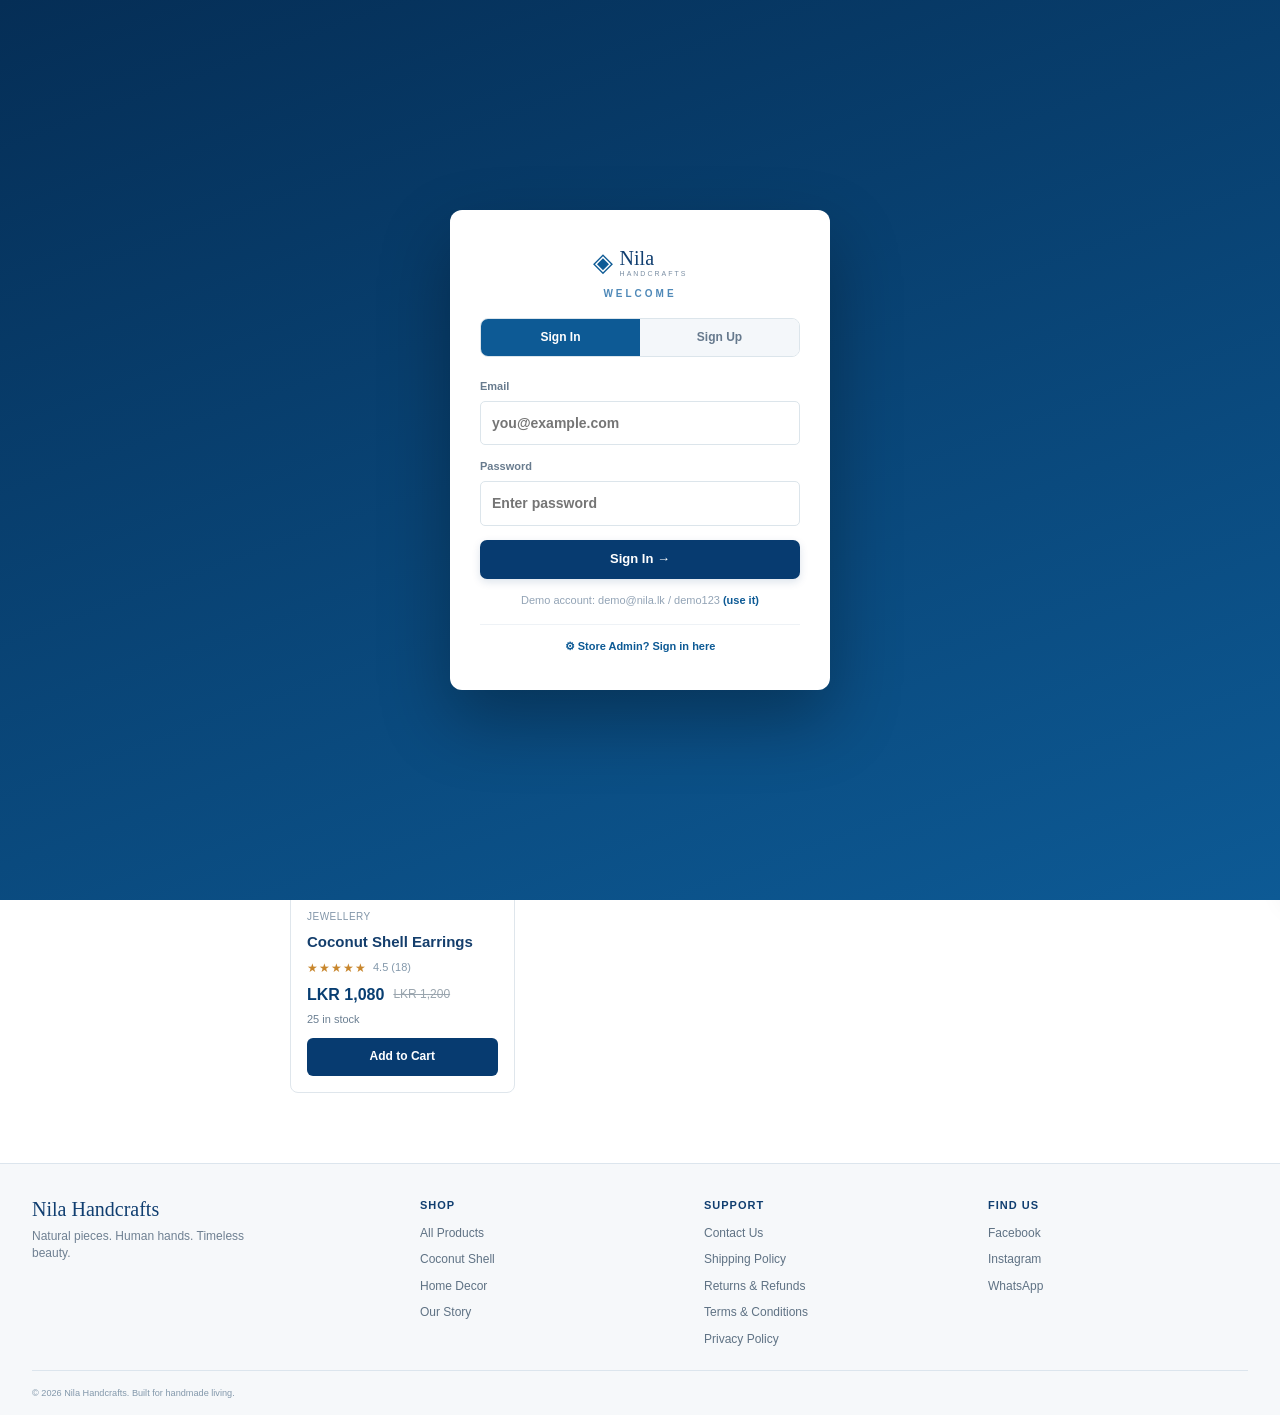
<file: shop.html>
<!doctype html>
<html lang="en">
<head>
  <meta charset="utf-8">
  <meta name="viewport" content="width=device-width, initial-scale=1">
  <title>Shop All Handmade Products | Nila Handcrafts</title>
  <meta name="description" content="Browse coconut shell, wood, woven and jewellery handcrafts. Filter by category, price and availability, and search the full Nila Handcrafts catalogue.">
  <link rel="canonical" href="https://www.nilahandcrafts.lk/shop.html">
  <meta property="og:type" content="website">
  <meta property="og:title" content="Shop All Handmade Products | Nila Handcrafts">
  <meta property="og:description" content="Coconut shell, wood, woven and jewellery handcrafts — handmade in Sri Lanka.">
  <meta property="og:image" content="https://www.nilahandcrafts.lk/assets/hero.jpg">
  <meta property="og:url" content="https://www.nilahandcrafts.lk/shop.html">
  <meta name="twitter:card" content="summary_large_image">
  <link rel="icon" href="data:image/svg+xml,%3Csvg xmlns='http://www.w3.org/2000/svg' viewBox='0 0 64 64'%3E%3Crect width='64' height='64' rx='12' fill='%23073b70'/%3E%3Ctext x='32' y='43' font-size='30' text-anchor='middle' fill='white' font-family='Georgia,serif' transform='rotate(45 32 32)'%3E%E2%97%88%3C/text%3E%3C/svg%3E">
  <link rel="stylesheet" href="assets/style.css">
</head>
<body>
  <header class="site-header" id="site-header"></header>

  <main>
    <div class="page-hero">
      <div class="container">
        <p class="breadcrumb"><a href="index.html">Home</a> / Shop</p>
        <h1>Shop All Products</h1>
        <p>Every handcrafted piece we make, in one place. Filter by category, price or availability, or search for something specific.</p>
      </div>
    </div>

    <div class="container shop-layout">
      <aside class="filter-panel">
        <h4>Category</h4>
        <div class="filter-group" id="categoryFilters">
          <label><input type="radio" name="cat" value="all" checked> All Products</label>
          <label><input type="radio" name="cat" value="Coconut Shell"> Coconut Shell</label>
          <label><input type="radio" name="cat" value="Wood"> Wood</label>
          <label><input type="radio" name="cat" value="Woven"> Woven &amp; Natural Fibers</label>
          <label><input type="radio" name="cat" value="Home Decor"> Home Decor</label>
          <label><input type="radio" name="cat" value="Jewellery"> Jewellery &amp; Accessories</label>
        </div>
        <h4>Max Price</h4>
        <div class="filter-group">
          <input type="range" id="priceRange" min="0" max="6000" step="100" value="6000">
          <div class="price-values"><span>LKR 0</span><span id="priceValue">LKR 6,000</span></div>
        </div>
        <h4>Availability</h4>
        <div class="filter-group">
          <label><input type="checkbox" id="inStockOnly"> In stock only</label>
          <label><input type="checkbox" id="onSaleOnly"> On sale</label>
        </div>
        <button class="filter-reset" id="resetFilters" type="button">Reset all filters</button>
      </aside>

      <div>
        <div class="shop-toolbar">
          <span class="result-count" id="resultCount"></span>
          <select id="sortSelect">
            <option value="featured">Sort: Featured</option>
            <option value="price-asc">Price: Low to High</option>
            <option value="price-desc">Price: High to Low</option>
            <option value="rating">Highest Rated</option>
            <option value="name">Name: A–Z</option>
          </select>
        </div>
        <div class="product-grid" id="productGrid"></div>
        <p class="empty-state" id="emptyState" hidden>No products match your filters. Try widening your search.</p>
      </div>
    </div>
  </main>

  <footer id="site-footer"></footer>
  <div id="cart-drawer-root"></div>
  <div id="auth-gate-root"></div>
  <div id="admin-root"></div>

  <script src="assets/store.js"></script>
  <script>
    NILA.initSite("shop");

    const params = new URLSearchParams(location.search);
    let state = {
      category: params.get("category") || "all",
      search: (params.get("q") || "").toLowerCase(),
      maxPrice: 6000,
      inStockOnly: false,
      onSaleOnly: false,
      sort: "featured"
    };

    const catRadio = document.querySelector(`input[name="cat"][value="${CSS.escape(state.category)}"]`);
    if (catRadio) catRadio.checked = true;

    function applyFilters() {
      let list = NILA.products.filter(p => {
        if (state.category !== "all" && p.category !== state.category) return false;
        if (NILA.finalPrice(p) > state.maxPrice) return false;
        if (state.inStockOnly && NILA.isSoldOut(p)) return false;
        if (state.onSaleOnly && !(Number(p.discount) > 0)) return false;
        if (state.search) {
          const hay = (p.name + " " + p.category + " " + (p.desc || "")).toLowerCase();
          if (!hay.includes(state.search)) return false;
        }
        return true;
      });
      switch (state.sort) {
        case "price-asc": list.sort((a, b) => NILA.finalPrice(a) - NILA.finalPrice(b)); break;
        case "price-desc": list.sort((a, b) => NILA.finalPrice(b) - NILA.finalPrice(a)); break;
        case "rating": list.sort((a, b) => (b.rating || 0) - (a.rating || 0)); break;
        case "name": list.sort((a, b) => a.name.localeCompare(b.name)); break;
      }
      return list;
    }

    function render() {
      const list = applyFilters();
      const grid = document.getElementById("productGrid");
      document.getElementById("resultCount").textContent = `${list.length} product${list.length === 1 ? "" : "s"}`;
      grid.innerHTML = list.map(p => {
        const sold = NILA.isSoldOut(p);
        const fp = NILA.finalPrice(p);
        return `
        <article class="product-card" data-product="${p.id}" tabindex="0" role="button" aria-label="View ${p.name}">
          <div class="product-image"><img src="${p.img}" alt="${p.name}">${NILA.badgeFor(p)}</div>
          <div class="product-body">
            <span class="cat-label">${p.category}</span>
            <h3>${p.name}</h3>
            ${NILA.ratingHtml(p)}
            <div class="price-row"><strong>${NILA.money(fp)}</strong>${p.discount > 0 ? `<del>${NILA.money(p.price)}</del>` : ""}</div>
            ${NILA.stockNote(p)}
            <div class="card-actions"><button class="add-btn" data-add="${p.id}" ${sold ? "disabled" : ""}>${sold ? "Out of Stock" : "Add to Cart"}</button></div>
          </div>
        </article>`;
      }).join("");
      document.getElementById("emptyState").hidden = list.length !== 0;
    }
    window.NILA_onProductsChanged = render;
    render();

    document.querySelectorAll('input[name="cat"]').forEach(r => r.addEventListener("change", () => { state.category = r.value; render(); }));
    const priceRange = document.getElementById("priceRange");
    priceRange.addEventListener("input", () => {
      state.maxPrice = Number(priceRange.value);
      document.getElementById("priceValue").textContent = NILA.money(state.maxPrice);
      render();
    });
    document.getElementById("inStockOnly").addEventListener("change", e => { state.inStockOnly = e.target.checked; render(); });
    document.getElementById("onSaleOnly").addEventListener("change", e => { state.onSaleOnly = e.target.checked; render(); });
    document.getElementById("sortSelect").addEventListener("change", e => { state.sort = e.target.value; render(); });
    document.getElementById("resetFilters").addEventListener("click", () => {
      state = { category: "all", search: "", maxPrice: 6000, inStockOnly: false, onSaleOnly: false, sort: "featured" };
      document.querySelector('input[name="cat"][value="all"]').checked = true;
      priceRange.value = 6000; document.getElementById("priceValue").textContent = "LKR 6,000";
      document.getElementById("inStockOnly").checked = false; document.getElementById("onSaleOnly").checked = false;
      document.getElementById("sortSelect").value = "featured";
      const si = document.getElementById("searchInput"); if (si) si.value = "";
      render();
    });
    const headerSearch = document.getElementById("searchInput");
    if (headerSearch) headerSearch.addEventListener("input", e => { state.search = e.target.value.trim().toLowerCase(); render(); });
  </script>
</body>
</html>
</file>
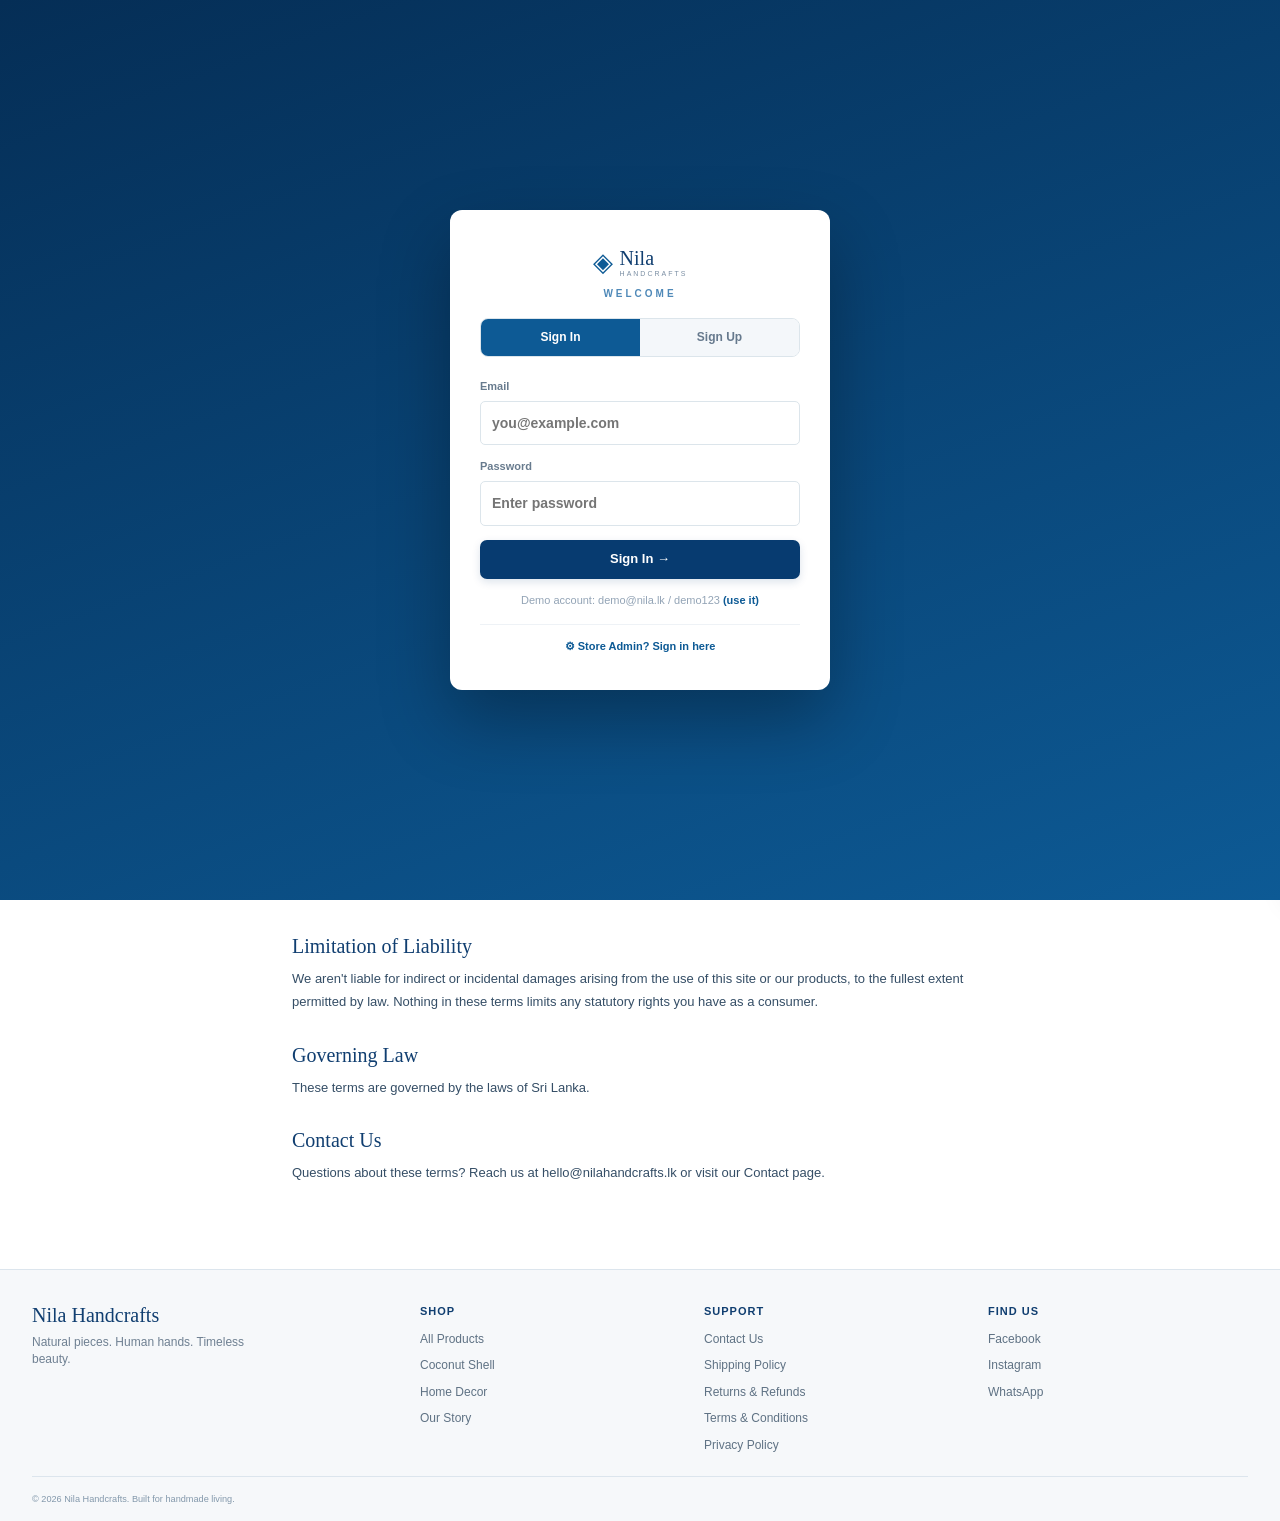
<file: terms.html>
<!doctype html>
<html lang="en">
<head>
  <meta charset="utf-8">
  <meta name="viewport" content="width=device-width, initial-scale=1">
  <title>Terms &amp; Conditions | Nila Handcrafts</title>
  <meta name="description" content="The terms and conditions governing purchases made through the Nila Handcrafts website.">
  <link rel="canonical" href="https://www.nilahandcrafts.lk/terms.html">
  <meta name="robots" content="index,follow">
  <link rel="icon" href="data:image/svg+xml,%3Csvg xmlns='http://www.w3.org/2000/svg' viewBox='0 0 64 64'%3E%3Crect width='64' height='64' rx='12' fill='%23073b70'/%3E%3Ctext x='32' y='43' font-size='30' text-anchor='middle' fill='white' font-family='Georgia,serif' transform='rotate(45 32 32)'%3E%E2%97%88%3C/text%3E%3C/svg%3E">
  <link rel="stylesheet" href="assets/style.css">
</head>
<body>
  <header class="site-header" id="site-header"></header>
  <main>
    <div class="page-hero">
      <div class="container">
        <p class="breadcrumb"><a href="index.html">Home</a> / Terms &amp; Conditions</p>
        <h1>Terms &amp; Conditions</h1>
        <p>The rules that apply when you use this site and buy from Nila Handcrafts.</p>
      </div>
    </div>
    <div class="container legal-layout">
      <aside class="legal-toc">
        <b>On this page</b>
        <a href="#acceptance">Acceptance of Terms</a>
        <a href="#products">Products &amp; Descriptions</a>
        <a href="#pricing">Pricing</a>
        <a href="#orders">Orders &amp; Payment</a>
        <a href="#accounts">Accounts</a>
        <a href="#ip">Intellectual Property</a>
        <a href="#liability">Limitation of Liability</a>
        <a href="#law">Governing Law</a>
        <a href="#contact-us">Contact Us</a>
      </aside>
      <article class="legal-body">
        <p class="legal-updated">Last updated: 21 September 2026</p>

        <h2 id="acceptance">Acceptance of Terms</h2>
        <p>By browsing this website or placing an order, you agree to these Terms &amp; Conditions. If you do not agree, please do not use the site.</p>

        <h2 id="products">Products &amp; Descriptions</h2>
        <p>Every item is handmade from natural materials, so slight variations in colour, grain and shape between the photo and the piece you receive are normal and part of what makes each piece unique — not a defect.</p>

        <h2 id="pricing">Pricing</h2>
        <p>All prices are listed in Sri Lankan Rupees (LKR) and are subject to change without notice. The price charged is the price shown at the time your order is placed. Delivery charges, where applicable, are shown separately at checkout.</p>

        <h2 id="orders">Orders &amp; Payment</h2>
        <p>Placing an order is an offer to buy, which we accept once payment is confirmed. We reserve the right to refuse or cancel an order — for example, if an item turns out to be out of stock — in which case we'll notify you and issue a full refund.</p>

        <h2 id="accounts">Accounts</h2>
        <p>You're responsible for keeping your account password confidential and for all activity under your account. Please contact us immediately if you suspect unauthorised use.</p>

        <h2 id="ip">Intellectual Property</h2>
        <p>All photography, text and designs on this site belong to Nila Handcrafts and may not be reproduced without written permission.</p>

        <h2 id="liability">Limitation of Liability</h2>
        <p>We aren't liable for indirect or incidental damages arising from the use of this site or our products, to the fullest extent permitted by law. Nothing in these terms limits any statutory rights you have as a consumer.</p>

        <h2 id="law">Governing Law</h2>
        <p>These terms are governed by the laws of Sri Lanka.</p>

        <h2 id="contact-us">Contact Us</h2>
        <p>Questions about these terms? Reach us at <a href="mailto:hello@nilahandcrafts.lk">hello@nilahandcrafts.lk</a> or visit our <a href="contact.html">Contact page</a>.</p>
      </article>
    </div>
  </main>
  <footer id="site-footer"></footer>
  <div id="cart-drawer-root"></div>
  <div id="auth-gate-root"></div>
  <div id="admin-root"></div>
  <script src="assets/store.js"></script>
  <script>NILA.initSite("");</script>
</body>
</html>
</file>
<file: assets/style.css>
:root{
  --navy:#073b70; --navy2:#062d57; --blue:#0a4d86; --ink:#143e6c;
  --muted:#6f8092; --line:#dce5ed; --bg:#fff; --soft:#f4f7fa; --cream:#faf9f4;
  --good:#168151; --bad:#c64040; --gold:#c8862c;
  --shadow:0 10px 28px rgba(8,45,83,.12); --radius:8px;
}
*{box-sizing:border-box} html{scroll-behavior:smooth} body{margin:0;color:var(--ink);font:13px/1.45 Arial,Helvetica,sans-serif;background:#fff}
button,input,textarea,select{font:inherit} button{cursor:pointer} a{text-decoration:none;color:inherit}
.container{width:min(100% - 64px,1440px);margin:auto}
.site-header{height:57px;border-bottom:1px solid #e8edf2;background:#fff;position:sticky;top:0;z-index:50}
.nav{height:57px;display:flex;align-items:center;gap:30px}
.brand{display:flex;align-items:center;gap:8px;min-width:210px;color:var(--navy)}
.brand-mark{font-size:35px;line-height:1;transform:rotate(45deg);display:inline-block}
.brand strong{display:block;font:38px/28px Georgia,serif;letter-spacing:-1px}
.brand small{display:block;font-size:9px;font-weight:700;letter-spacing:2px;margin-top:5px}
.main-nav{display:flex;gap:28px;align-items:center;height:100%;flex:1}
.main-nav a{font-size:13px;position:relative;height:100%;display:flex;align-items:center}
.main-nav a.active:after{content:"";height:2px;background:#3d8bd0;left:0;right:0;bottom:11px;position:absolute}
.nav-actions{display:flex;align-items:center;gap:10px}
.search{width:225px;height:34px;background:#f3f6fa;border-radius:18px;display:flex;align-items:center;padding:0 12px;color:var(--navy);border:0;margin:0}
.search input{border:0;background:transparent;outline:0;width:100%;font-size:12px}
.icon-btn{border:0;background:#fff;color:var(--navy);font-size:18px;position:relative;padding:5px}
.cart-trigger b{position:absolute;top:-2px;right:-4px;background:var(--navy);color:#fff;border-radius:10px;font-size:9px;min-width:16px;height:16px;text-align:center;padding-top:2px}
.admin-btn,.btn{border:0;border-radius:7px;padding:10px 18px;font-weight:700}
.admin-btn{background:var(--navy2);color:#fff}
.btn.primary{background:var(--navy);color:#fff;box-shadow:0 3px 8px rgba(7,59,112,.14)}
.btn.secondary{background:#fff;border:1px solid var(--navy);color:var(--navy)}
.btn.full{width:100%}.btn.tiny{padding:7px 11px;font-size:11px}
.btn:disabled{opacity:.55;cursor:not-allowed}

.hero{min-height:300px;display:grid;grid-template-columns:340px 1fr;position:relative;overflow:hidden}
.hero-copy{padding:37px 34px 25px 70px;position:relative;z-index:2;background:linear-gradient(90deg,#fff 88%,rgba(255,255,255,.78))}
.eyebrow{font-size:10px;letter-spacing:3px;color:#4f89b8;font-weight:700;margin:0 0 8px}
.hero h1{font:44px/1.05 Georgia,serif;margin:0 0 12px;color:#0a3d72;letter-spacing:-1px}
.hero-text{max-width:290px;font-size:13px;line-height:1.45;margin:0 0 15px}
.hero-buttons{display:flex;gap:12px}.hero-buttons .btn{padding:9px 18px;border-radius:20px}
.hero-image{position:relative;overflow:hidden;min-height:300px}.hero-image img{width:100%;height:100%;object-fit:cover;object-position:center;position:absolute;inset:0}

.page-hero{padding:38px 0 26px;border-bottom:1px solid var(--line);background:var(--cream)}
.page-hero h1{font:34px Georgia,serif;margin:0 0 6px;color:#0a3d72}
.page-hero p{margin:0;color:var(--muted);max-width:560px}
.breadcrumb{font-size:11px;color:#8398ab;margin:0 0 10px}
.breadcrumb a{color:#4f89b8}

.section{padding:32px 0 0}.section-heading{display:flex;align-items:end;justify-content:space-between;margin:0 0 16px;gap:12px;flex-wrap:wrap}.section-heading h2{font:26px/1.1 Georgia,serif;margin:0;color:#103e70}.text-link{border:0;background:none;color:#074b83;font-size:12px;font-weight:700}
.category-grid{display:grid;grid-template-columns:repeat(5,1fr);gap:16px}.category-card{padding:0;text-align:left;border:1px solid #e2e7eb;background:#fff;border-radius:8px;overflow:hidden;color:var(--ink);position:relative;cursor:pointer}.category-card img{width:100%;height:110px;object-fit:cover;display:block}.category-card span{display:flex;flex-direction:column;padding:10px 14px 12px}.category-card strong{font-size:13px}.category-card small{font-size:11px;color:#7890a5;margin-top:4px}.category-card>b{position:absolute;right:14px;bottom:14px;font-size:17px}
.category-card.active{outline:2px solid var(--navy)}

.product-grid{display:grid;grid-template-columns:repeat(4,1fr);gap:20px}.product-card{border:1px solid #dfe6ec;border-radius:8px;overflow:hidden;background:#fff;min-width:0;cursor:pointer;transition:box-shadow .15s,transform .15s}.product-card:hover{box-shadow:0 10px 24px rgba(8,45,83,.12);transform:translateY(-2px)}.product-card:focus-visible{outline:2px solid var(--navy);outline-offset:2px}.product-image{height:190px;position:relative;background:#eee;border:0;width:100%;padding:0}.product-image img{width:100%;height:100%;object-fit:cover}.badge{position:absolute;top:10px;left:10px;background:#0b4b83;color:#fff;border-radius:12px;padding:5px 10px;font-size:11px;font-weight:700}.badge.soldout{background:#6f7d8a}.product-body{padding:14px 16px 16px}.product-body h3{font-size:15px;margin:0 0 7px;white-space:nowrap;overflow:hidden;text-overflow:ellipsis}.product-body .cat-label{display:block;font-size:10px;color:#8195a8;margin-bottom:6px;text-transform:uppercase;letter-spacing:.5px}.price-row{display:flex;gap:9px;align-items:center;margin-bottom:12px;flex-wrap:wrap}.price-row strong{font-size:16px;color:#083e72}.price-row del{font-size:12px;color:#9aa5ae}.card-actions{display:flex;gap:7px}.add-btn{border:0;border-radius:6px;background:var(--navy);color:#fff;flex:1;height:38px;font-size:12px;font-weight:700}.add-btn:disabled{background:#c7d1da}
.empty-state{text-align:center;color:var(--muted);padding:30px 0;font-size:13px}

.rating{display:flex;align-items:center;gap:6px;margin-bottom:6px}.stars{color:var(--gold);font-size:12px;letter-spacing:1px}.rating-count{font-size:11px;color:#8398ab}

.benefits{margin-top:23px;background:#f2f5f8}.benefit-grid{display:grid;grid-template-columns:repeat(4,1fr);padding:16px 0}.benefit-grid>div{display:flex;align-items:center;justify-content:center;gap:12px}.benefit-grid span{font-size:28px;color:#0a4a80}.benefit-grid p{margin:0}.benefit-grid strong,.benefit-grid small{display:block}.benefit-grid strong{font-size:12px}.benefit-grid small{font-size:11px;color:#7b8b99;margin-top:3px}
.story{display:grid;grid-template-columns:175px 300px 1fr;gap:18px;align-items:center;padding:32px 0 25px}.story>img{width:175px;height:102px;object-fit:cover;border-radius:6px}.story h2{font:20px Georgia,serif;margin:0 0 7px}.story p:not(.eyebrow){font-size:12px;color:#607488;line-height:1.5;margin:0 0 11px}.story .btn{display:inline-block;padding:8px 16px;font-size:11px;border-radius:16px}.newsletter{background:var(--navy);color:#fff;border-radius:8px;padding:16px 30px;min-height:105px}.newsletter .eyebrow{color:#9dc2df}.newsletter h3{font:19px Georgia,serif;margin:0 0 3px}.newsletter p:not(.eyebrow){color:#dceaf6;font-size:11px;max-width:400px}.newsletter form{display:flex;background:#fff;border-radius:18px;padding:2px;margin-top:10px;max-width:330px}.newsletter input{border:0;outline:0;flex:1;padding:8px 12px;border-radius:18px;font-size:11px}.newsletter button{border:0;background:var(--navy);color:#fff;border-radius:15px;padding:0 16px;font-size:11px}

.steps-grid{display:grid;grid-template-columns:repeat(4,1fr);gap:16px;padding-bottom:30px}.step{border:1px solid #e2e7eb;border-radius:8px;padding:18px}.step b{font:22px Georgia,serif;color:#a9c2d7}.step h3{margin:8px 0 7px;font-size:15px;color:#103e70}.step p{margin:0;font-size:12px;color:var(--muted);line-height:1.55}

/* Testimonials */
.testimonial-grid{display:grid;grid-template-columns:repeat(3,1fr);gap:16px}
.testimonial-card{border:1px solid #e2e7eb;border-radius:8px;padding:20px;background:#fff}
.testimonial-card .stars{display:block;margin-bottom:10px}
.testimonial-card p{font-size:13px;color:#3f5871;line-height:1.6;margin:0 0 14px}
.testimonial-card b{font-size:12px;color:#103e70;display:block}
.testimonial-card small{font-size:11px;color:#8398ab}
.social-proof-strip{display:flex;align-items:center;gap:22px;flex-wrap:wrap;padding:18px 0 6px;color:#607488;font-size:12px}
.social-proof-strip strong{color:#103e70;font-size:15px;font:15px Georgia,serif}
.insta-grid{display:grid;grid-template-columns:repeat(5,1fr);gap:10px}
.insta-grid a{display:block;position:relative;border-radius:6px;overflow:hidden}
.insta-grid img{width:100%;height:110px;object-fit:cover;display:block;transition:transform .2s}
.insta-grid a:hover img{transform:scale(1.05)}

.contact-section{padding-bottom:40px}
.contact-grid{display:grid;grid-template-columns:1fr 1fr;gap:28px}
.contact-info p{font-size:13px;color:var(--muted);line-height:1.65;margin:0 0 16px}
.contact-list{list-style:none;padding:0;margin:0 0 16px}
.contact-list li{display:flex;flex-direction:column;gap:3px;padding:10px 0;border-bottom:1px solid var(--line);font-size:13px}
.contact-list b{color:#103e70;font-size:11px;letter-spacing:1px;text-transform:uppercase}
.social-row{display:flex;gap:14px}
.social-row a{font-size:12px;font-weight:700;color:var(--navy);border:1px solid var(--line);border-radius:16px;padding:7px 16px}
.contact-form{border:1px solid var(--line);border-radius:8px;padding:22px;background:var(--soft);display:flex;flex-direction:column;gap:14px}
.contact-form label{display:block;font-size:11px;color:#687b8e;font-weight:700}
.contact-form input,.contact-form textarea{width:100%;border:1px solid #dce5eb;border-radius:5px;padding:10px;font-size:13px;margin-top:6px;background:#fff}
.contact-form textarea{resize:vertical}
.form-note{font-size:11px;color:#8398ab;margin:0}
.map-frame{border:1px solid var(--line);border-radius:8px;overflow:hidden;margin-top:18px;height:220px}
.map-frame iframe{width:100%;height:100%;border:0;display:block}

footer{background:#f6f8fa;border-top:1px solid var(--line);margin-top:10px}
.footer-inner{display:grid;grid-template-columns:1.4fr 1fr 1fr 1fr;gap:24px;padding:34px 0 22px}
.footer-brand strong{font:20px Georgia,serif;color:#103e70}
.footer-brand p{color:#6f8092;margin:6px 0 0;font-size:12px;max-width:220px}
.footer-col{display:flex;flex-direction:column;gap:9px}
.footer-col b{font-size:11px;letter-spacing:1px;text-transform:uppercase;color:#103e70;margin-bottom:2px}
.footer-col a{font-size:12px;color:#5f7284}
.footer-col a:hover{color:var(--navy)}
.footer-bottom{border-top:1px solid var(--line);padding:14px 0;color:#8398ab;font-size:11px}

/* Legal / static content pages */
.legal-layout{display:grid;grid-template-columns:220px 1fr;gap:40px;padding:34px 0 60px;align-items:start}
.legal-toc{position:sticky;top:75px;border:1px solid var(--line);border-radius:8px;padding:16px;background:var(--soft)}
.legal-toc b{display:block;font-size:11px;letter-spacing:1px;text-transform:uppercase;color:#103e70;margin-bottom:10px}
.legal-toc a{display:block;font-size:12px;color:#5f7284;padding:6px 0}
.legal-toc a:hover{color:var(--navy)}
.legal-body{max-width:720px;font-size:13px;line-height:1.75;color:#354e66}
.legal-body h2{font:20px Georgia,serif;color:#103e70;margin:30px 0 10px}
.legal-body h2:first-child{margin-top:0}
.legal-body ul{padding-left:20px}
.legal-body p{margin:0 0 14px}
.legal-updated{font-size:11px;color:#8398ab;margin:0 0 26px}

/* Shop / catalogue page */
.shop-layout{display:grid;grid-template-columns:230px 1fr;gap:28px;padding:28px 0 60px;align-items:start}
.filter-panel{border:1px solid var(--line);border-radius:8px;padding:18px;position:sticky;top:75px}
.filter-panel h4{font-size:12px;letter-spacing:1px;text-transform:uppercase;color:#103e70;margin:0 0 10px}
.filter-group{margin-bottom:20px}
.filter-group label{display:flex;align-items:center;gap:8px;font-size:12px;color:#4c6178;padding:5px 0;cursor:pointer}
.filter-group input[type=range]{width:100%}
.price-values{display:flex;justify-content:space-between;font-size:11px;color:#8398ab;margin-top:2px}
.filter-reset{font-size:11px;color:#0a4d86;border:0;background:none;font-weight:700;padding:0}
.shop-toolbar{display:flex;justify-content:space-between;align-items:center;margin-bottom:16px;gap:10px;flex-wrap:wrap}
.shop-toolbar select{border:1px solid var(--line);border-radius:6px;padding:8px 10px;font-size:12px}
.result-count{font-size:12px;color:#8398ab}

/* Product detail page */
.pdp{display:grid;grid-template-columns:1fr 1fr;gap:44px;padding:30px 0 20px;align-items:start}
.pdp-gallery{position:sticky;top:75px}
.pdp-main-img{border:1px solid var(--line);border-radius:8px;overflow:hidden;height:420px}
.pdp-main-img img{width:100%;height:100%;object-fit:cover}
.pdp-thumbs{display:flex;gap:10px;margin-top:10px}
.pdp-thumbs button{border:2px solid transparent;border-radius:6px;overflow:hidden;padding:0;width:78px;height:66px;background:#eee}
.pdp-thumbs button.active{border-color:var(--navy)}
.pdp-thumbs img{width:100%;height:100%;object-fit:cover;display:block}
.pdp-info .cat-label{display:block;font-size:11px;color:#8195a8;text-transform:uppercase;letter-spacing:.5px;margin-bottom:8px}
.pdp-info h1{font:30px Georgia,serif;margin:0 0 10px;color:#103e70}
.pdp-info .price-row strong{font-size:24px}
.pdp-desc{font-size:13px;color:#4c6178;line-height:1.7;margin:14px 0}
.spec-table{width:100%;border-collapse:collapse;margin:16px 0}
.spec-table td{padding:8px 0;border-bottom:1px solid var(--line);font-size:12px;vertical-align:top}
.spec-table td:first-child{color:#8398ab;width:130px}
.pdp-actions{display:flex;gap:10px;margin-top:18px}
.trust-row{display:flex;gap:18px;margin-top:22px;padding-top:18px;border-top:1px solid var(--line);flex-wrap:wrap}
.trust-row span{font-size:11px;color:#5f7284;display:flex;align-items:center;gap:6px}
.related-heading{margin:50px 0 16px}
.reviews-section{margin-top:48px;padding-top:30px;border-top:1px solid var(--line)}
.review-summary{display:flex;align-items:center;gap:20px;margin-bottom:22px;flex-wrap:wrap}
.review-summary .big-rating{font:38px Georgia,serif;color:#103e70}
.review-list{display:flex;flex-direction:column;gap:16px}
.review-item{border:1px solid var(--line);border-radius:8px;padding:16px}
.review-item .review-head{display:flex;justify-content:space-between;align-items:center;margin-bottom:6px}
.review-item b{font-size:12px;color:#103e70}
.review-item small{font-size:11px;color:#8398ab}
.review-item p{margin:6px 0 0;font-size:12px;color:#4c6178;line-height:1.6}

.contact-section{padding-bottom:40px}

.modal-backdrop{display:none;position:fixed;inset:0;background:rgba(3,26,49,.48);z-index:100;align-items:center;justify-content:center;padding:20px}.modal-backdrop.open{display:flex}.modal{background:#fff;border-radius:10px;box-shadow:0 25px 60px rgba(0,0,0,.2);position:relative;max-height:92vh;overflow:auto}
.close{border:0;background:transparent;font-size:24px;color:#789;position:absolute;right:12px;top:8px;z-index:3}

.cart-drawer{position:fixed;top:57px;right:-390px;width:370px;max-width:100%;height:calc(100vh - 57px);background:#fff;z-index:90;box-shadow:-8px 0 30px rgba(7,40,70,.16);transition:right .25s ease;display:flex;flex-direction:column}.cart-drawer.open{right:0}.drawer-head{height:56px;padding:0 18px;border-bottom:1px solid var(--line);display:flex;align-items:center;justify-content:space-between}.drawer-head h3{font-size:15px}.cart-items{padding:8px 12px;overflow:auto;flex:1}.cart-item{display:grid;grid-template-columns:64px 1fr auto;gap:11px;padding:12px 4px;border-bottom:1px solid #edf1f4}.cart-item img{width:64px;height:58px;border-radius:5px;object-fit:cover}.cart-item h4{font-size:12px;margin:0 0 5px}.cart-item .item-price{font-size:12px;font-weight:700}.mini-qty{display:flex;align-items:center;margin-top:7px}.mini-qty button{border:1px solid #dbe3ea;background:#fff;width:24px;height:24px;font-size:12px}.mini-qty span{border-top:1px solid #dbe3ea;border-bottom:1px solid #dbe3ea;height:24px;padding:2px 9px;font-size:11px}.remove{border:0;background:transparent;color:#73889b;font-size:13px}.cart-summary{border-top:1px solid var(--line);padding:14px 16px}.cart-summary>div{display:flex;justify-content:space-between;margin:8px 0;font-size:12px}.cart-summary .total{font-size:15px;font-weight:700;margin-top:12px}.cart-summary .btn{margin-top:8px;font-size:12px}

.user-chip{display:flex;align-items:center;gap:6px;background:#eef4f9;border-radius:20px;padding:5px 6px 5px 12px;font-size:11px;font-weight:700;color:#0e3a63}.user-chip button{border:0;background:#fff;border-radius:50%;width:22px;height:22px;font-size:11px;color:#0e3a63;cursor:pointer}.user-chip[hidden]{display:none}
.auth-gate{display:flex;position:fixed;inset:0;background:linear-gradient(160deg,#052e56,#0d5a95);z-index:200;align-items:center;justify-content:center;padding:20px}.auth-gate[hidden]{display:none}
.auth-box{width:min(380px,100%);background:#fff;border-radius:12px;padding:34px 30px;box-shadow:0 30px 70px rgba(0,0,0,.3)}
.auth-brand{display:flex;align-items:center;justify-content:center;gap:7px;margin-bottom:6px}.auth-brand>span{font-size:26px;color:#0d5a95}.auth-brand b{font:20px Georgia,serif;color:#103e70}.auth-brand small{display:block;font:7px Arial;letter-spacing:2px;color:#7a8ea3}
.eyebrow.center{text-align:center}
.auth-tabs{display:flex;border:1px solid #dce5eb;border-radius:8px;overflow:hidden;margin:16px 0 22px}
.auth-tab{flex:1;border:0;background:#f4f7fa;padding:10px;font-weight:700;font-size:12px;color:#66798d;cursor:pointer}
.auth-tab.active{background:#0d5a95;color:#fff}
.auth-form label{display:block;text-align:left;font-size:11px;color:#687b8e;font-weight:700;margin-bottom:14px}
.auth-form input{width:100%;border:1px solid #dce5eb;border-radius:5px;padding:11px;font-size:14px;margin-top:6px}
.auth-error{color:var(--bad);font-size:12px;margin:-4px 0 12px}
.auth-hint{text-align:center;font-size:11px;color:#93a4b6;margin-top:14px}
.auth-admin-link{display:block;width:100%;text-align:center;background:transparent;border:0;color:#0d5a95;font-size:11px;font-weight:700;margin-top:16px;padding-top:14px;border-top:1px solid #eef2f6;cursor:pointer}
.auth-fill-link{border:0;background:transparent;color:#0d5a95;font-weight:700;font-size:11px;cursor:pointer;padding:0}
.admin-overlay{display:none;position:fixed;inset:0;background:rgba(2,26,49,.38);z-index:220;padding:30px}.admin-overlay.open{display:flex}.admin-shell{width:min(1280px,100%);height:100%;margin:auto;background:#f7fafc;border-radius:9px;overflow:hidden;position:relative;box-shadow:0 30px 70px rgba(0,0,0,.25)}
.admin-authed{display:grid;grid-template-columns:180px 1fr;height:100%}.admin-authed[hidden]{display:none}
.admin-sidebar{background:linear-gradient(#083e72,#052e56);color:#fff;padding:18px 10px}.admin-brand{display:flex;align-items:center;gap:7px;padding:5px 10px 28px}.admin-brand>span{font-size:25px}.admin-brand b{font:19px Georgia,serif}.admin-brand small{display:block;font:6px Arial;letter-spacing:2px}.admin-sidebar a{display:block;padding:9px 12px;border-radius:5px;color:#d8e8f5;font-size:10px;margin:3px 0;cursor:pointer}.admin-sidebar a.selected{background:#12609b;color:#fff}
.admin-main{overflow:auto;padding:24px}.admin-top{display:flex;justify-content:space-between;align-items:center;flex-wrap:wrap;gap:10px}.admin-top h2{font:24px Georgia,serif;margin:0 0 15px}.stat-grid{display:grid;grid-template-columns:repeat(5,1fr);gap:10px;margin-bottom:16px}.stat-grid>div{background:#fff;border:1px solid #e5ebf0;border-radius:7px;padding:14px;display:grid;grid-template-columns:30px 1fr;align-items:center}.stat-grid span{grid-row:span 2;font-size:21px}.stat-grid small{font-size:10px;color:#788a9b}.stat-grid strong{font-size:15px}
.admin-card{background:#fff;border:1px solid #e2e9ee;border-radius:7px;margin-bottom:14px;padding:14px}.card-head{display:flex;justify-content:space-between;align-items:center;margin-bottom:10px;flex-wrap:wrap;gap:8px}.admin-card h3{font-size:13px;margin:0}
.table-wrap{overflow:auto}table{border-collapse:collapse;width:100%;font-size:11px}th,td{padding:9px 8px;border-bottom:1px solid #edf1f4;text-align:left;white-space:nowrap}th{color:#7b8b98;font-weight:600;font-size:10px}td img{width:38px;height:32px;object-fit:cover;border-radius:4px;background:#eee}
.status{padding:4px 9px;border-radius:10px;font-size:10px}.status.in{background:#e5f6ed;color:var(--good)}.status.out{background:#fde9e9;color:var(--bad)}.status.low{background:#fff4e0;color:#b26a00}
.stock-note{font-size:11px;color:#6b7f92;margin:-6px 0 10px}.stock-note.low{color:#b26a00;font-weight:700}.stock-note.out{color:var(--bad);font-weight:700}
.pdp-info .stock-note{margin:0 0 10px;font-size:12px}
.mini-qty button:disabled,.qty button:disabled{opacity:.35;cursor:not-allowed}
.action{border:0;background:#eef5fb;color:#176098;border-radius:4px;padding:6px 10px;font-size:10px;margin-right:4px}.action.delete{background:#fff0f0;color:#c64040}
.form-grid{display:grid;grid-template-columns:150px 1fr;gap:14px;margin-top:9px}.add-product{display:none}.add-product.open{display:block}.add-product label{display:block;font-size:10px;color:#687b8e;margin-bottom:9px}.add-product input,.add-product textarea,.add-product select{width:100%;border:1px solid #dce5eb;border-radius:5px;padding:9px;font-size:12px;margin-top:4px;background:#fff}.add-product textarea{height:52px;resize:vertical}
.upload{height:120px;border:1px dashed #bfd0df;border-radius:5px;display:flex;flex-direction:column;align-items:center;justify-content:center;color:#2e6c9f;font-size:18px;cursor:pointer;overflow:hidden;position:relative}.upload img{width:100%;height:100%;object-fit:cover;position:absolute;inset:0}.upload small{font-size:9px;text-align:center;color:#8798a6;line-height:1.5}
#pImageUrl{margin-top:8px}
.two{display:grid;grid-template-columns:1fr 1fr;gap:8px}
.form-actions{display:flex;gap:8px;margin-top:10px}
.admin-close{position:absolute;right:8px;top:5px;border:0;background:#fff;border-radius:50%;width:28px;height:28px;font-size:18px;z-index:5}

.admin-login-screen{display:flex;align-items:center;justify-content:center;height:100%}.admin-login-screen[hidden]{display:none}
.admin-login-box{width:min(340px,90%);text-align:center;padding:10px}
.admin-brand.center{justify-content:center}
.admin-login-box h2{font:26px Georgia,serif;color:#103e70;margin:6px 0}
.login-hint{font-size:12px;color:var(--muted);margin:0 0 16px}
.admin-login-box label{display:block;text-align:left;font-size:11px;color:#687b8e;font-weight:700;margin-bottom:14px}
.admin-login-box input{width:100%;border:1px solid #dce5eb;border-radius:5px;padding:11px;font-size:14px;margin-top:6px}
.login-error{color:var(--bad);font-size:12px;margin-top:10px}

.toast{position:fixed;left:50%;bottom:25px;transform:translate(-50%,20px);opacity:0;background:#083e72;color:#fff;padding:12px 18px;border-radius:6px;z-index:200;font-size:12px;transition:.2s;max-width:90%;text-align:center}.toast.show{opacity:1;transform:translate(-50%,0)}

@media (max-width:1100px){
  .container{width:min(100% - 32px,1440px)}.main-nav{gap:15px}.brand{min-width:160px}.search{width:170px}
  .hero{grid-template-columns:42% 58%}.hero-copy{padding-left:30px}.hero h1{font-size:35px}
  .category-grid,.product-grid{grid-template-columns:repeat(3,1fr)}.story{grid-template-columns:160px 1fr}.newsletter{grid-column:1/-1}
  .steps-grid{grid-template-columns:repeat(2,1fr)}.contact-grid{grid-template-columns:1fr}
  .testimonial-grid{grid-template-columns:1fr 1fr}.insta-grid{grid-template-columns:repeat(3,1fr)}
  .footer-inner{grid-template-columns:1fr 1fr}
  .shop-layout,.pdp,.legal-layout{grid-template-columns:1fr}
  .pdp-gallery{position:static}
  .filter-panel{position:static}
}
@media (max-width:760px){
  .site-header{height:auto}.nav{height:auto;min-height:58px;flex-wrap:wrap;padding:8px 0}.brand{min-width:145px}.brand strong{font-size:28px}.main-nav{order:3;width:100%;overflow:auto;height:34px;flex:none;gap:22px}.main-nav a.active:after{bottom:2px}.search{display:none}.admin-btn{display:none}
  .hero{height:auto;min-height:430px;grid-template-columns:1fr;display:flex}.hero-copy{position:absolute;inset:0;width:100%;padding:42px 25px;background:linear-gradient(90deg,#fff 0%,rgba(255,255,255,.92) 58%,rgba(255,255,255,.15) 100%)}.hero-image{height:430px}.hero h1{font-size:38px}.hero-text{max-width:310px}
  .category-grid,.product-grid{grid-template-columns:repeat(2,1fr)}.benefit-grid{grid-template-columns:repeat(2,1fr);gap:10px}.benefit-grid>div{justify-content:flex-start}.story{grid-template-columns:1fr}.story>img{width:100%;height:180px}.newsletter{grid-column:auto}
  .product-modal{grid-template-columns:1fr}.product-modal>img{min-height:220px;max-height:240px}.modal-content{padding:20px}
  .admin-overlay{padding:0}.admin-authed{grid-template-columns:1fr}.admin-sidebar{display:flex;overflow:auto}.admin-sidebar a{white-space:nowrap}.admin-main{padding:18px 12px}.stat-grid{grid-template-columns:repeat(2,1fr)}
  .form-grid{grid-template-columns:1fr}
  .steps-grid{grid-template-columns:1fr}
  .testimonial-grid{grid-template-columns:1fr}.insta-grid{grid-template-columns:repeat(2,1fr)}
  .footer-inner{grid-template-columns:1fr 1fr;padding:26px 0 16px}
}
@media (max-width:450px){.category-grid,.product-grid{grid-template-columns:1fr 1fr;gap:8px}.category-card img{height:72px}.product-image{height:85px}.section-heading h2{font-size:19px}.hero h1{font-size:34px}.footer-inner{grid-template-columns:1fr}}
</file>
